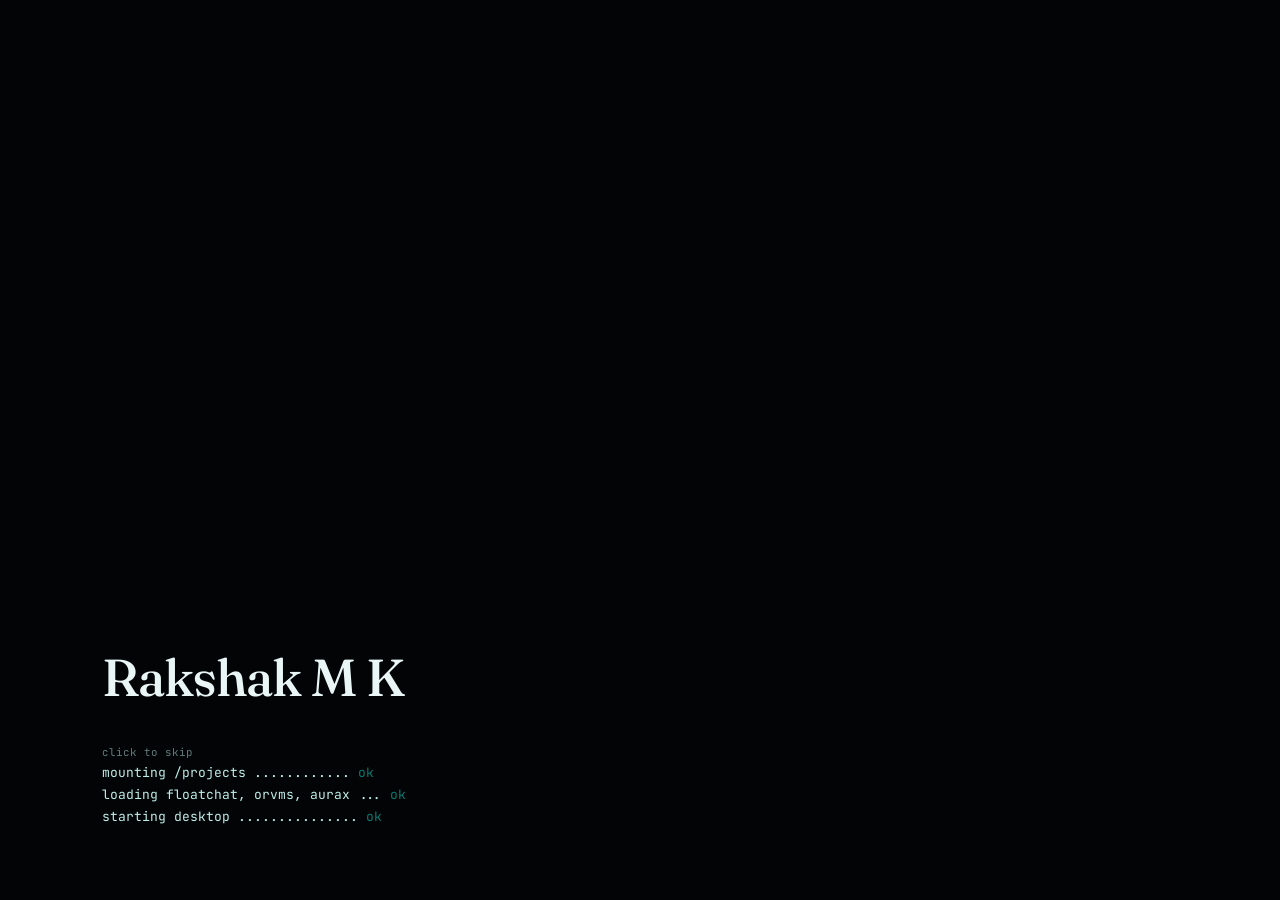
<file: index.html>
<!doctype html>
<html lang="en">
<head>
<meta charset="utf-8">
<meta name="viewport" content="width=device-width,initial-scale=1,viewport-fit=cover">
<title>Rakshak M K — Computer Science Engineer</title>
<meta name="description" content="Portfolio of Rakshak M K, computer science engineer: FloatChat (RAG over Argo ocean data), ORVMS (maritime risk platform) and AURAX (GNSS-denied UAV stack) — all live, in a retro desktop.">
<meta name="theme-color" content="#05080b">
<meta property="og:title" content="Rakshak M K — Computer Science Engineer">
<meta property="og:description" content="Live demos: ocean-data RAG, maritime risk platform, GNSS-denied UAV mission stack.">
<link rel="icon" type="image/svg+xml" href="assets/favicon.svg">
<link rel="preconnect" href="https://fonts.googleapis.com"><link rel="preconnect" href="https://fonts.gstatic.com" crossorigin>
<link href="https://fonts.googleapis.com/css2?family=Fraunces:ital,opsz,wght@0,9..144,400;0,9..144,500;1,9..144,400&family=Inter:wght@400;500;600&family=JetBrains+Mono:wght@400;500;600&display=swap" rel="stylesheet">
<link rel="stylesheet" href="assets/os.css?v=5">
<script>try{var t=localStorage.getItem('os-theme');if(t)document.documentElement.dataset.theme=t;else if(matchMedia('(prefers-color-scheme: light)').matches)document.documentElement.dataset.theme='paper'}catch(e){}</script>
</head>
<body>
<svg width="0" height="0" style="position:absolute" aria-hidden="true">
  <symbol id="i-readme" viewBox="0 0 24 24"><path d="M5 3h10l4 4v14H5z M15 3v4h4 M8 11h8 M8 14h8 M8 17h5"/></symbol>
  <symbol id="i-folder" viewBox="0 0 24 24"><path d="M3 6h7l2 2h9v11H3z M3 10h18"/></symbol>
  <symbol id="i-term" viewBox="0 0 24 24"><path d="M3 5h18v14H3z M7 10l3 2.5L7 15 M12 15h5"/></symbol>
  <symbol id="i-wave" viewBox="0 0 24 24"><path d="M3 5h18v14H3z M5 15c2-6 4-6 6-2s4 4 8-3 M3 9h18"/></symbol>
  <symbol id="i-ship" viewBox="0 0 24 24"><path d="M12 3v9 M8 7h8 M3 14l2 5h14l2-5z M6 14v-2h12v2 M2 22c3-2 5 2 8 0s5 2 8 0 3 0 4 0"/></symbol>
  <symbol id="i-uav" viewBox="0 0 24 24"><path d="M12 3l2 6 9 5-1 2-8-2v4l3 3-1 2-4-2-4 2-1-2 3-3v-4l-8 2-1-2 9-5z"/></symbol>
  <symbol id="i-pdf" viewBox="0 0 24 24"><path d="M5 3h10l4 4v14H5z M15 3v4h4 M8 15h2a1.5 1.5 0 000-3H8v5 M13 17v-5h1.5a2.5 2.5 0 010 5z"/></symbol>
  <symbol id="i-mail" viewBox="0 0 24 24"><path d="M3 6h18v13H3z M3 7l9 7 9-7"/></symbol>
  <symbol id="i-brief" viewBox="0 0 24 24"><path d="M3 8h18v12H3z M9 8V5h6v3 M3 13h18"/></symbol>
  <symbol id="i-chip" viewBox="0 0 24 24"><path d="M7 7h10v10H7z M10 10h4v4h-4z M9 3v4 M15 3v4 M9 17v4 M15 17v4 M3 9h4 M3 15h4 M17 9h4 M17 15h4"/></symbol>
  <symbol id="i-theme" viewBox="0 0 24 24"><path d="M12 3a9 9 0 100 18V3z"/></symbol>
  <symbol id="i-classic" viewBox="0 0 24 24"><path d="M4 4h16v16H4z M4 9h16 M8 13h8 M8 16h5"/></symbol>
</svg>

<main id="desk" aria-label="Desktop">
  <canvas id="wall" aria-hidden="true"></canvas>
  <div id="widget"><b>Rakshak M K</b><span>COMPUTER SCIENCE ENGINEER · BENGALURU</span><i>double-click an icon · or type in the Terminal</i></div>
  <nav id="icons" aria-label="Applications"></nav>
  <div id="wins"></div>
</main>

<footer id="tb">
  <button id="start" aria-haspopup="menu" aria-expanded="false"><svg width="16" height="16" viewBox="0 0 24 24" fill="none" stroke="currentColor" stroke-width="2.4"><path d="M3 18c4-10 8-10 11-3s5 3 7-6"/></svg>START</button>
  <div id="tasks" role="tablist" aria-label="Open windows"></div>
  <div id="tray"><button id="b-theme" title="Switch theme" aria-label="Switch theme">◐</button><span class="clock" id="clock">--:--</span></div>
</footer>
<div id="menu" role="menu" aria-label="Start menu"></div>

<!-- Crawler- and screen-reader-friendly text; the desktop above is progressive enhancement. -->
<section class="sr">
  <h1>Rakshak M K — Computer Science Engineer</h1>
  <p>Computer Science undergraduate (BMSIT&amp;M, CGPA 8.66) and Software Engineer Intern at ApthaAI. Builds AI-driven, data-intensive systems.</p>
  <h2>Projects</h2>
  <ul>
    <li><a href="floatchat/">FloatChat</a> — natural-language questions over real Argo float profiles: NetCDF ingestion, PostgreSQL + pgvector semantic search, tool-using agent. Live demo.</li>
    <li><a href="orvms/">ORVMS</a> — multi-tenant maritime risk and supply-chain platform on Cloudflare Workers, D1 and Durable Objects; 226 automated tests.</li>
    <li><a href="aura-x/">AURAX</a> — GNSS-denied UAV mission stack with uncertainty-aware route planning; presented at ICMOTA 2026, IIT BHU.</li>
  </ul>
  <p><a href="mailto:rakshak.km.3011@gmail.com">Email</a> · <a href="https://github.com/raksh3011">GitHub</a> · <a href="https://www.linkedin.com/in/rakshak-m-k/">LinkedIn</a></p>
</section>
<noscript><p style="position:fixed;inset:auto 0 60px 0;text-align:center;color:#aaa;font:14px sans-serif">The desktop needs JavaScript. Email: rakshak.km.3011@gmail.com</p></noscript>
<script src="assets/track.js"></script>
<script src="assets/os.js?v=9"></script>
</body>
</html>
</file>
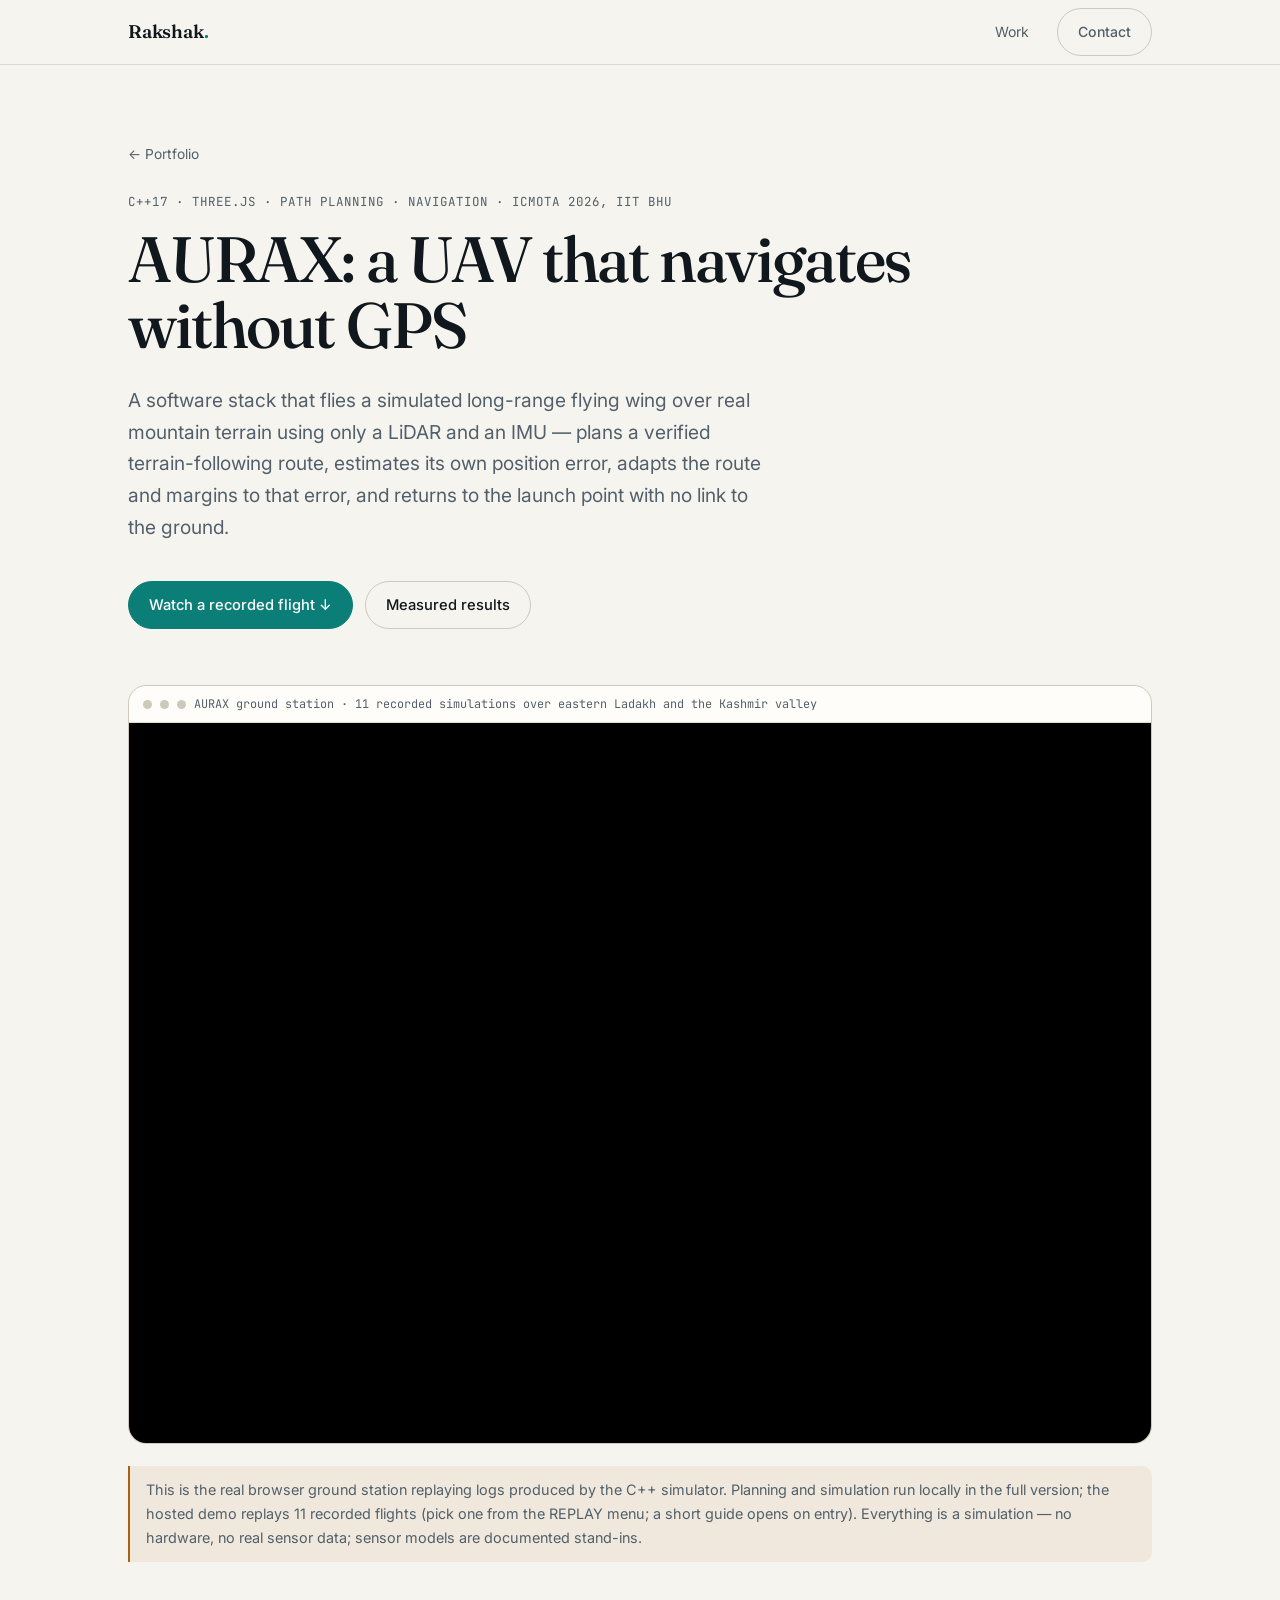
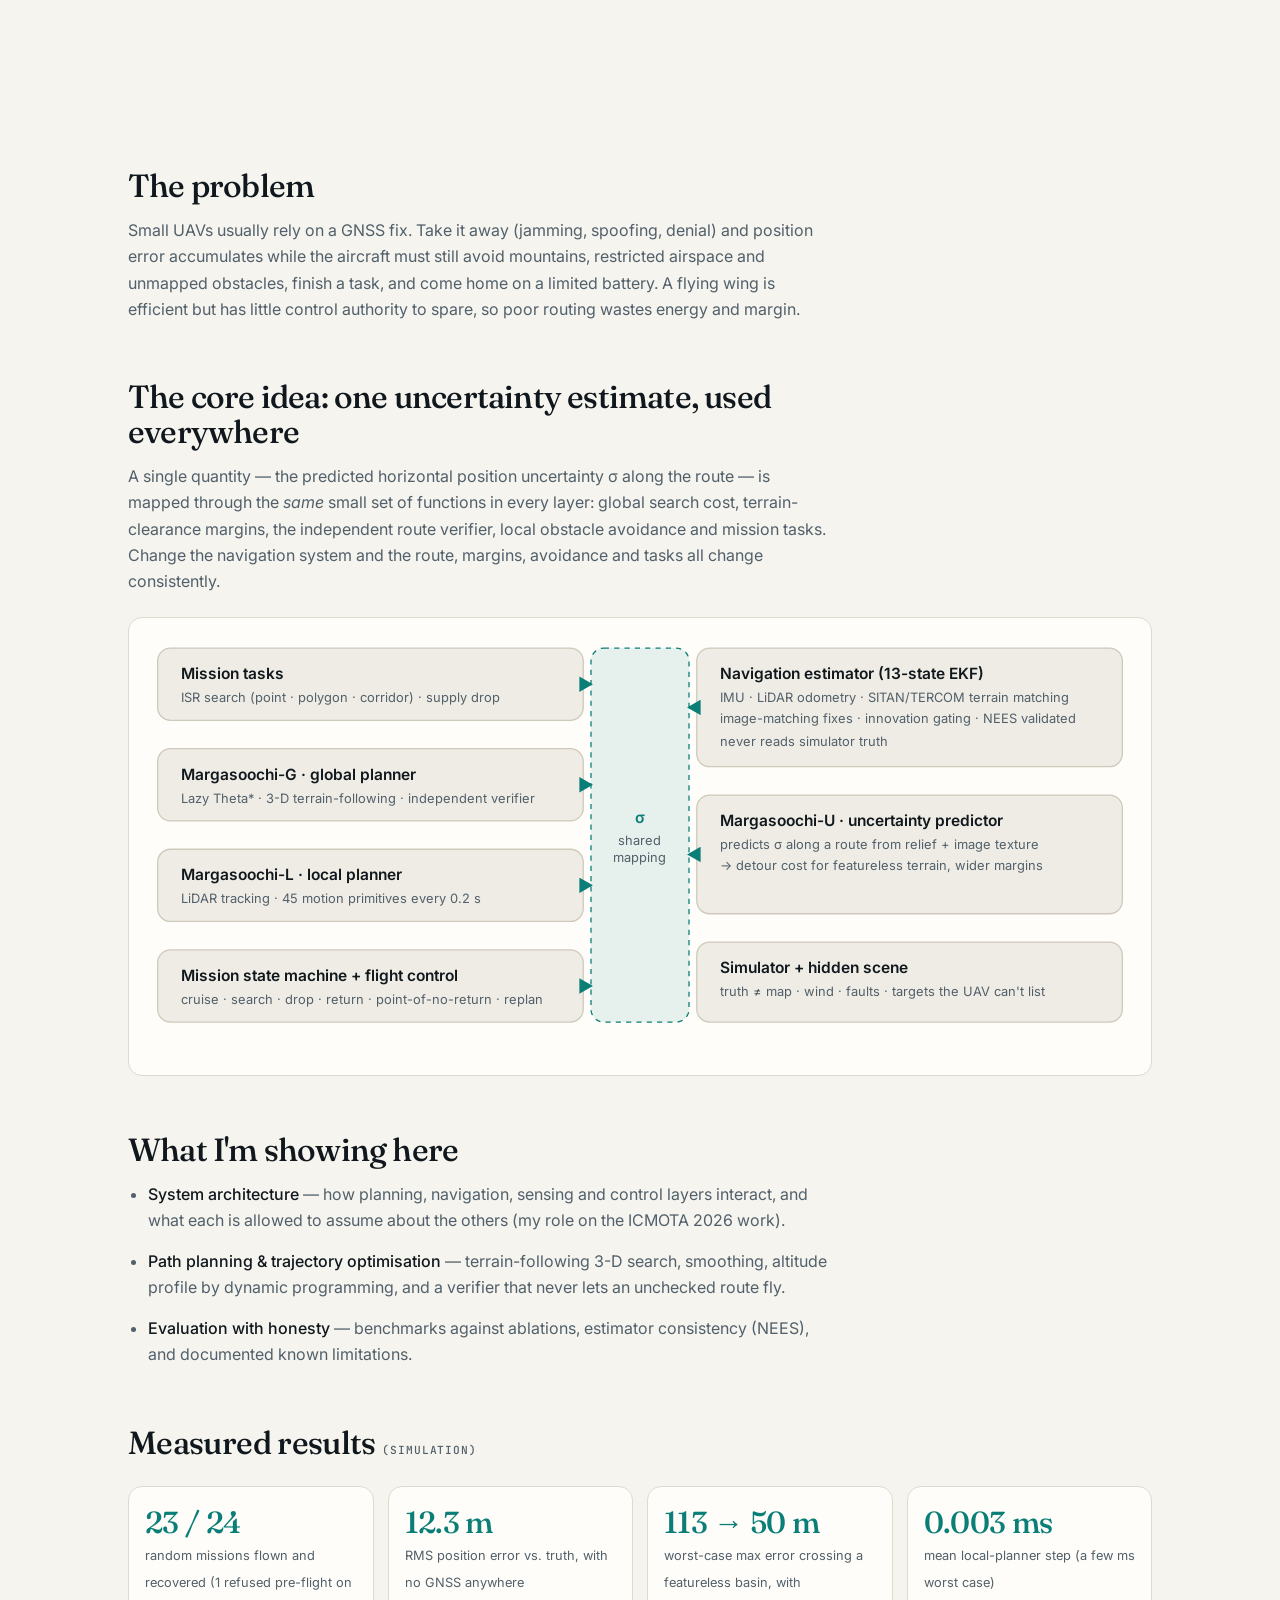
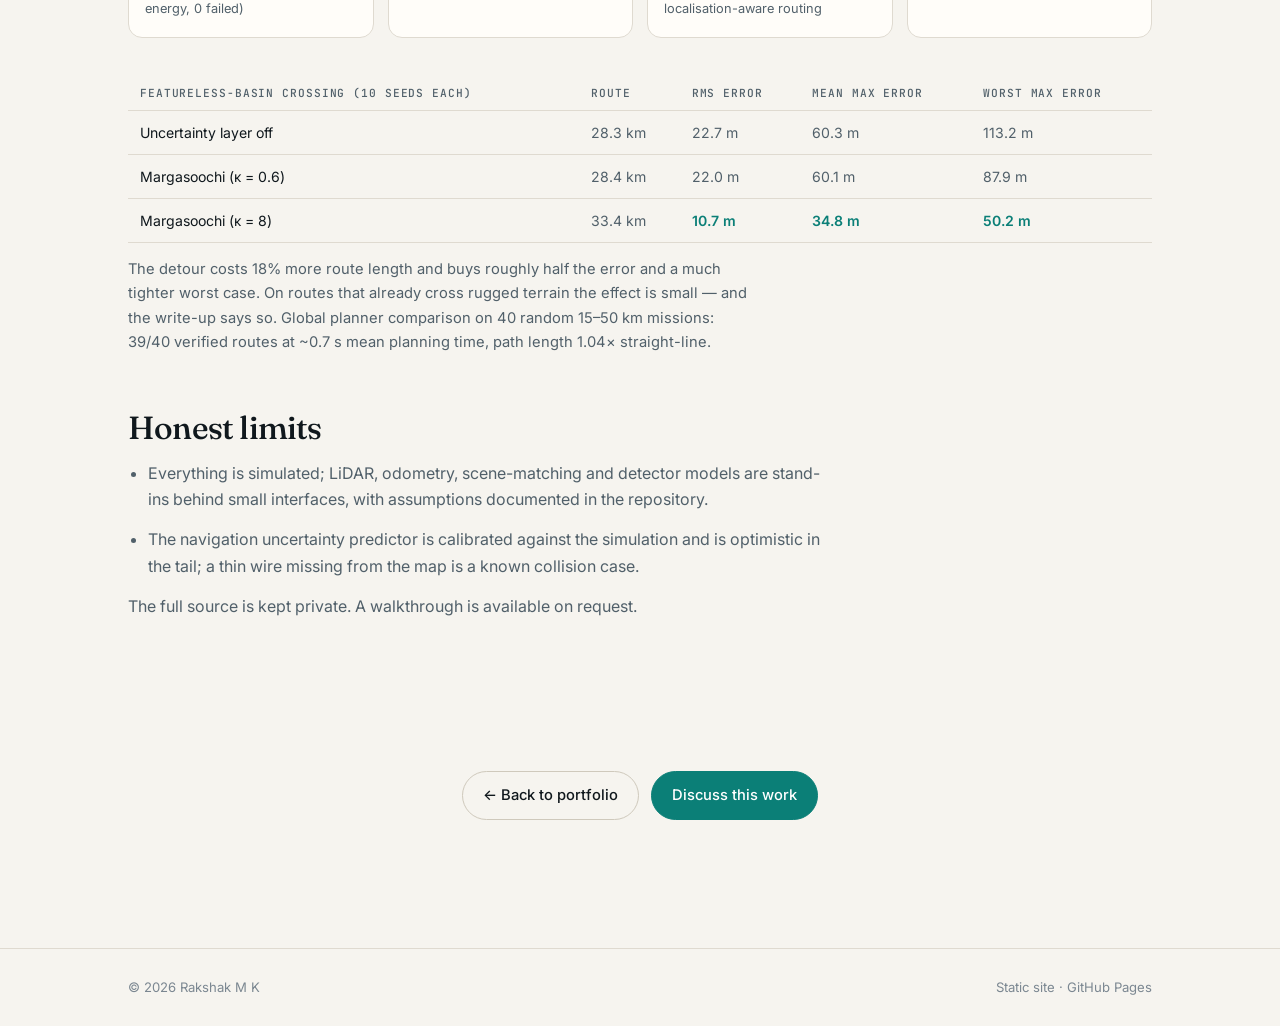
<file: aura-x/index.html>
<!doctype html>
<html lang="en">
<head>
<meta charset="utf-8">
<meta name="viewport" content="width=device-width,initial-scale=1">
<title>AURAX — GNSS-denied UAV stack · Rakshak M K</title>
<meta name="description" content="Case study: AURAX, a C++17 autonomous UAV mission stack for GNSS-denied terrain with uncertainty-aware route planning, an EKF navigation filter and a 3-D ground station. Presented at ICMOTA 2026, IIT BHU.">
<link rel="icon" href="data:image/svg+xml,%3Csvg xmlns='http://www.w3.org/2000/svg' viewBox='0 0 32 32'%3E%3Crect width='32' height='32' rx='8' fill='%2306090c'/%3E%3Cpath d='M7 22c4-9 8-9 11-3s5 3 7-6' fill='none' stroke='%234fd1c5' stroke-width='2.5' stroke-linecap='round'/%3E%3C/svg%3E">
<link rel="preconnect" href="https://fonts.googleapis.com"><link rel="preconnect" href="https://fonts.gstatic.com" crossorigin>
<link href="https://fonts.googleapis.com/css2?family=Fraunces:ital,opsz,wght@0,9..144,400;0,9..144,500;0,9..144,600;1,9..144,400&family=Inter:wght@400;500;600&family=JetBrains+Mono:wght@400;500&display=swap" rel="stylesheet">
<link rel="stylesheet" href="../assets/style.css">
<style>
.res{width:100%;border-collapse:collapse;font-size:.88rem;margin:14px 0}
.res th,.res td{padding:10px 12px;border-bottom:1px solid var(--line);text-align:left}
.res th{font:500 .7rem var(--mono);letter-spacing:.08em;text-transform:uppercase;color:var(--mute)}
.res td{color:var(--mute)}.res td:first-child{color:var(--ink)}.res .hi{color:var(--accent);font-weight:600}
.res-wrap{overflow-x:auto}
.arch text{font-family:var(--sans);font-size:12px;fill:var(--ink)}.arch .s{font-size:10px;fill:var(--mute)}
.big{display:grid;grid-template-columns:repeat(auto-fit,minmax(160px,1fr));gap:14px;margin:24px 0}
.big div{border:1px solid var(--line);border-radius:var(--r);padding:16px;background:var(--panel)}
.big b{display:block;font:500 1.9rem var(--serif);letter-spacing:-.02em;color:var(--accent)}.big span{font-size:.8rem;color:var(--mute)}
</style>
<script>try{var t=localStorage.getItem('theme');if(t)document.documentElement.dataset.theme=t}catch(e){}</script>
</head>
<body>
<script>if(window.self!==window.top||location.search.includes("embed"))document.documentElement.classList.add("embed")</script>
<style>:root.embed .nav,:root.embed footer,:root.embed .crumb{display:none}:root.embed .page-hero{padding-top:36px}</style>
<header class="nav scrolled"><div class="wrap"><a class="logo" href="../">Rakshak<i>.</i></a><nav class="links"><a href="../#work">Work</a><a class="btn keep" href="../#contact">Contact</a></nav></div></header>
<main>
<section class="page-hero"><div class="wrap">
  <a class="crumb" href="../">← Portfolio</a>
  <div class="mono" style="margin-bottom:14px">C++17 · Three.js · Path planning · Navigation · ICMOTA 2026, IIT BHU</div>
  <h1>AURAX: a UAV that navigates without GPS</h1>
  <p class="lede">A software stack that flies a simulated long-range flying wing over real mountain terrain using only a LiDAR and an IMU — plans a verified terrain-following route, estimates its own position error, adapts the route and margins to that error, and returns to the launch point with no link to the ground.</p>
  <div class="cta"><a class="btn primary" href="#replay">Watch a recorded flight ↓</a><a class="btn" href="#results">Measured results</a></div>
</div></section>

<section style="padding-top:0" id="replay"><div class="wrap">
  <div class="frame">
    <div class="bar"><i></i><i></i><i></i><span>AURAX ground station · 11 recorded simulations over eastern Ladakh and the Kashmir valley</span></div>
    <iframe id="gcs" title="AURAX ground station replay" loading="lazy" style="height:min(80vh,760px)"></iframe>
  </div>
  <p class="note">This is the real browser ground station replaying logs produced by the C++ simulator. Planning and simulation run locally in the full version; the hosted demo replays 11 recorded flights (pick one from the REPLAY menu; a short guide opens on entry). Everything is a simulation — no hardware, no real sensor data; sensor models are documented stand-ins.</p>
</div></section>

<section style="padding-top:0"><div class="wrap"><div class="prose">
  <h2>The problem</h2>
  <p>Small UAVs usually rely on a GNSS fix. Take it away (jamming, spoofing, denial) and position error accumulates while the aircraft must still avoid mountains, restricted airspace and unmapped obstacles, finish a task, and come home on a limited battery. A flying wing is efficient but has little control authority to spare, so poor routing wastes energy and margin.</p>

  <h2>The core idea: one uncertainty estimate, used everywhere</h2>
  <p>A single quantity — the predicted horizontal position uncertainty σ along the route — is mapped through the <em>same</em> small set of functions in every layer: global search cost, terrain-clearance margins, the independent route verifier, local obstacle avoidance and mission tasks. Change the navigation system and the route, margins, avoidance and tasks all change consistently.</p>
</div>
<div class="card" style="padding:12px 8px;margin:22px 0">
<svg class="arch" viewBox="0 0 780 330" role="img" aria-label="Architecture: mission tasks, Margasoochi-G global planner with verifier, Margasoochi-L local planner and flight control, fed by the navigation estimator and Margasoochi-U uncertainty prediction through a shared sigma mapping" style="width:100%;height:auto">
  <defs><marker id="ar" markerWidth="8" markerHeight="8" refX="6" refY="4" orient="auto"><path d="M0 0L7 4L0 8Z" fill="var(--accent)"/></marker></defs>
  <g fill="var(--bg2)" stroke="var(--line2)">
    <rect x="16" y="14" width="330" height="56" rx="10"/><rect x="16" y="92" width="330" height="56" rx="10"/><rect x="16" y="170" width="330" height="56" rx="10"/><rect x="16" y="248" width="330" height="56" rx="10"/>
    <rect x="434" y="14" width="330" height="92" rx="10"/><rect x="434" y="128" width="330" height="92" rx="10"/><rect x="434" y="242" width="330" height="62" rx="10"/></g>
  <rect x="352" y="14" width="76" height="290" rx="10" fill="color-mix(in srgb,var(--accent) 10%,transparent)" stroke="var(--accent)" stroke-dasharray="4 4"/>
  <text x="390" y="150" text-anchor="middle" font-weight="600" style="fill:var(--accent)">σ</text><text class="s" x="390" y="167" text-anchor="middle">shared</text><text class="s" x="390" y="180" text-anchor="middle">mapping</text>
  <text x="34" y="38" font-weight="600">Mission tasks</text><text class="s" x="34" y="56">ISR search (point · polygon · corridor) · supply drop</text>
  <text x="34" y="116" font-weight="600">Margasoochi-G · global planner</text><text class="s" x="34" y="134">Lazy Theta* · 3-D terrain-following · independent verifier</text>
  <text x="34" y="194" font-weight="600">Margasoochi-L · local planner</text><text class="s" x="34" y="212">LiDAR tracking · 45 motion primitives every 0.2 s</text>
  <text x="34" y="272" font-weight="600">Mission state machine + flight control</text><text class="s" x="34" y="290">cruise · search · drop · return · point-of-no-return · replan</text>
  <text x="452" y="38" font-weight="600">Navigation estimator (13-state EKF)</text><text class="s" x="452" y="56">IMU · LiDAR odometry · SITAN/TERCOM terrain matching</text><text class="s" x="452" y="72">image-matching fixes · innovation gating · NEES validated</text><text class="s" x="452" y="90">never reads simulator truth</text>
  <text x="452" y="152" font-weight="600">Margasoochi-U · uncertainty predictor</text><text class="s" x="452" y="170">predicts σ along a route from relief + image texture</text><text class="s" x="452" y="186">→ detour cost for featureless terrain, wider margins</text>
  <text x="452" y="266" font-weight="600">Simulator + hidden scene</text><text class="s" x="452" y="284">truth ≠ map · wind · faults · targets the UAV can't list</text>
  <g stroke="var(--accent)" stroke-width="1.5" fill="none" marker-end="url(#ar)"><path d="M346 42h6"/><path d="M346 120h6"/><path d="M346 198h6"/><path d="M346 276h6"/><path d="M434 60h-6"/><path d="M434 174h-6"/></g>
</svg></div>
<div class="prose">
  <h2>What I'm showing here</h2>
  <ul>
    <li><strong>System architecture</strong> — how planning, navigation, sensing and control layers interact, and what each is allowed to assume about the others (my role on the ICMOTA 2026 work).</li>
    <li><strong>Path planning &amp; trajectory optimisation</strong> — terrain-following 3-D search, smoothing, altitude profile by dynamic programming, and a verifier that never lets an unchecked route fly.</li>
    <li><strong>Evaluation with honesty</strong> — benchmarks against ablations, estimator consistency (NEES), and documented known limitations.</li>
  </ul>
</div>

<h2 id="results" style="margin:56px 0 12px;font:500 clamp(1.5rem,2.6vw,2rem) var(--serif);letter-spacing:-.02em">Measured results <span class="mono" style="font-size:.7rem">(simulation)</span></h2>
<div class="big">
  <div><b>23 / 24</b><span>random missions flown and recovered (1 refused pre-flight on energy, 0 failed)</span></div>
  <div><b>12.3 m</b><span>RMS position error vs. truth, with no GNSS anywhere</span></div>
  <div><b>113 → 50 m</b><span>worst-case max error crossing a featureless basin, with localisation-aware routing</span></div>
  <div><b>0.003 ms</b><span>mean local-planner step (a few ms worst case)</span></div>
</div>
<div class="res-wrap"><table class="res">
  <tr><th>Featureless-basin crossing (10 seeds each)</th><th>Route</th><th>RMS error</th><th>Mean max error</th><th>Worst max error</th></tr>
  <tr><td>Uncertainty layer off</td><td>28.3 km</td><td>22.7 m</td><td>60.3 m</td><td>113.2 m</td></tr>
  <tr><td>Margasoochi (κ = 0.6)</td><td>28.4 km</td><td>22.0 m</td><td>60.1 m</td><td>87.9 m</td></tr>
  <tr><td>Margasoochi (κ = 8)</td><td>33.4 km</td><td class="hi">10.7 m</td><td class="hi">34.8 m</td><td class="hi">50.2 m</td></tr>
</table></div>
<p class="prose" style="color:var(--mute);font-size:.92rem">The detour costs 18% more route length and buys roughly half the error and a much tighter worst case. On routes that already cross rugged terrain the effect is small — and the write-up says so. Global planner comparison on 40 random 15–50 km missions: 39/40 verified routes at ~0.7 s mean planning time, path length 1.04× straight-line.</p>

<div class="prose">
  <h2>Honest limits</h2>
  <ul>
    <li>Everything is simulated; LiDAR, odometry, scene-matching and detector models are stand-ins behind small interfaces, with assumptions documented in the repository.</li>
    <li>The navigation uncertainty predictor is calibrated against the simulation and is optimistic in the tail; a thin wire missing from the map is a known collision case.</li>
  </ul>
  <p>The full source is kept private. A walkthrough is available on request.</p>
</div></div></section>

<section class="contact" style="padding-top:10px"><div class="wrap"><div class="cta"><a class="btn" href="../">← Back to portfolio</a><a class="btn primary" href="mailto:rakshak.km.3011@gmail.com">Discuss this work</a></div></div></section>
</main>
<footer><div class="wrap"><span>© 2026 Rakshak M K</span><span>Static site · GitHub Pages</span></div></footer>
<script>
const AURAX = ['localhost','127.0.0.1'].includes(location.hostname) ? 'http://127.0.0.1:5180/' : 'https://aurax-replay.pages.dev/';
const f = document.getElementById('gcs'); new IntersectionObserver(([e], o) => { if (e.isIntersecting) { f.src = AURAX; o.disconnect(); } }, { rootMargin: '300px' }).observe(f);
</script>
</body>
</html>
</file>
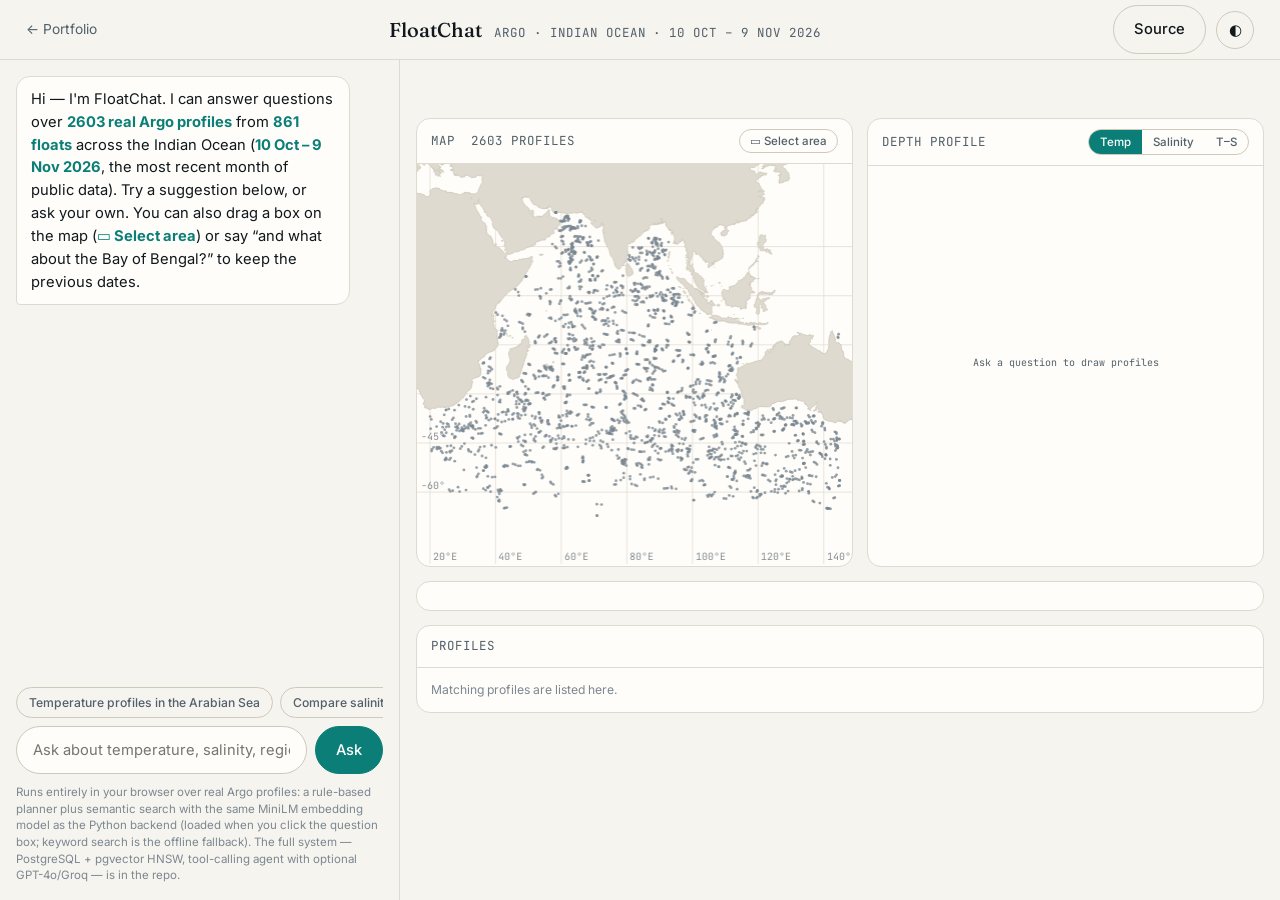
<file: floatchat/index.html>
<!doctype html>
<html lang="en">
<head>
<meta charset="utf-8">
<meta name="viewport" content="width=device-width,initial-scale=1">
<title>FloatChat — Ask the Indian Ocean</title>
<meta name="description" content="Live, browser-only demo of FloatChat: natural-language questions over the most recent month of real Argo float profiles in the Indian Ocean.">
<link rel="icon" href="data:image/svg+xml,%3Csvg xmlns='http://www.w3.org/2000/svg' viewBox='0 0 32 32'%3E%3Crect width='32' height='32' rx='8' fill='%2306090c'/%3E%3Cpath d='M7 22c4-9 8-9 11-3s5 3 7-6' fill='none' stroke='%234fd1c5' stroke-width='2.5' stroke-linecap='round'/%3E%3C/svg%3E">
<link rel="preconnect" href="https://fonts.googleapis.com"><link rel="preconnect" href="https://fonts.gstatic.com" crossorigin>
<link href="https://fonts.googleapis.com/css2?family=Fraunces:ital,opsz,wght@0,9..144,400;0,9..144,500;0,9..144,600;1,9..144,400&family=Inter:wght@400;500;600&family=JetBrains+Mono:wght@400;500&display=swap" rel="stylesheet">
<link rel="stylesheet" href="../assets/style.css">
<link rel="stylesheet" href="app.css">
<script>try{var t=localStorage.getItem('theme');if(t)document.documentElement.dataset.theme=t}catch(e){}</script>
</head>
<body class="app">
<script>if(window.self!==window.top||location.search.includes("embed"))document.body.classList.add("embed")</script>
<header class="topbar"><div class="wrap-wide">
  <a class="crumb" href="../" style="margin:0">← Portfolio</a>
  <div class="ttl"><b>FloatChat</b><span class="mono" id="period">Argo · Indian Ocean</span></div>
  <div class="tb-r">
    <a class="btn" href="https://github.com/raksh3011/FloatChat" target="_blank" rel="noopener">Source</a>
    <button class="icon-btn" id="theme" aria-label="Toggle theme">◐</button>
  </div>
</div></header>

<div class="layout">
  <section class="chat" aria-label="Conversation">
    <div class="log" id="log" aria-live="polite"></div>
    <div class="model" id="model" hidden role="status"></div>
    <div class="sugg" id="sugg"></div>
    <form class="ask" id="ask" autocomplete="off">
      <input id="q" type="text" placeholder="Ask about temperature, salinity, regions, dates, depths…" aria-label="Your question">
      <button class="btn primary" type="submit">Ask</button>
    </form>
    <p class="fine">Runs entirely in your browser over real Argo profiles: a rule-based planner plus semantic search with the same MiniLM embedding model as the Python backend (loaded when you click the question box; keyword search is the offline fallback). The full system — PostgreSQL + pgvector HNSW, tool-calling agent with optional GPT-4o/Groq — is in the repo.</p>
  </section>

  <section class="out" aria-label="Results">
    <div class="pills" id="pills"></div>
    <div class="grid-out">
      <div class="panel mapp"><div class="ph"><span class="mono">Map</span><span class="mono" id="mapcount"></span><button type="button" class="chip" id="boxsel" aria-pressed="false" title="Drag a rectangle on the map to ask about that area">▭ Select area</button></div><canvas id="map" role="img" aria-label="Map of Argo profile positions"></canvas><div class="tip" id="tip" hidden></div><div class="boxsel" id="box" hidden></div></div>
      <div class="panel plotp">
        <div class="ph"><span class="mono">Depth profile</span>
          <div class="seg" id="seg" role="tablist"><button class="on" data-v="T">Temp</button><button data-v="S">Salinity</button><button data-v="TS">T–S</button></div>
        </div>
        <canvas id="plot" role="img" aria-label="Depth profile chart"></canvas>
      </div>
    </div>
    <div class="panel statp" id="stats"></div>
    <div class="panel listp"><div class="ph"><span class="mono">Profiles</span><span class="mono" id="listcount"></span><button type="button" class="chip" id="csv" hidden>↓ CSV</button></div><div class="list" id="list"></div></div>
  </section>
</div>
<script src="app.js"></script>
</body>
</html>
</file>
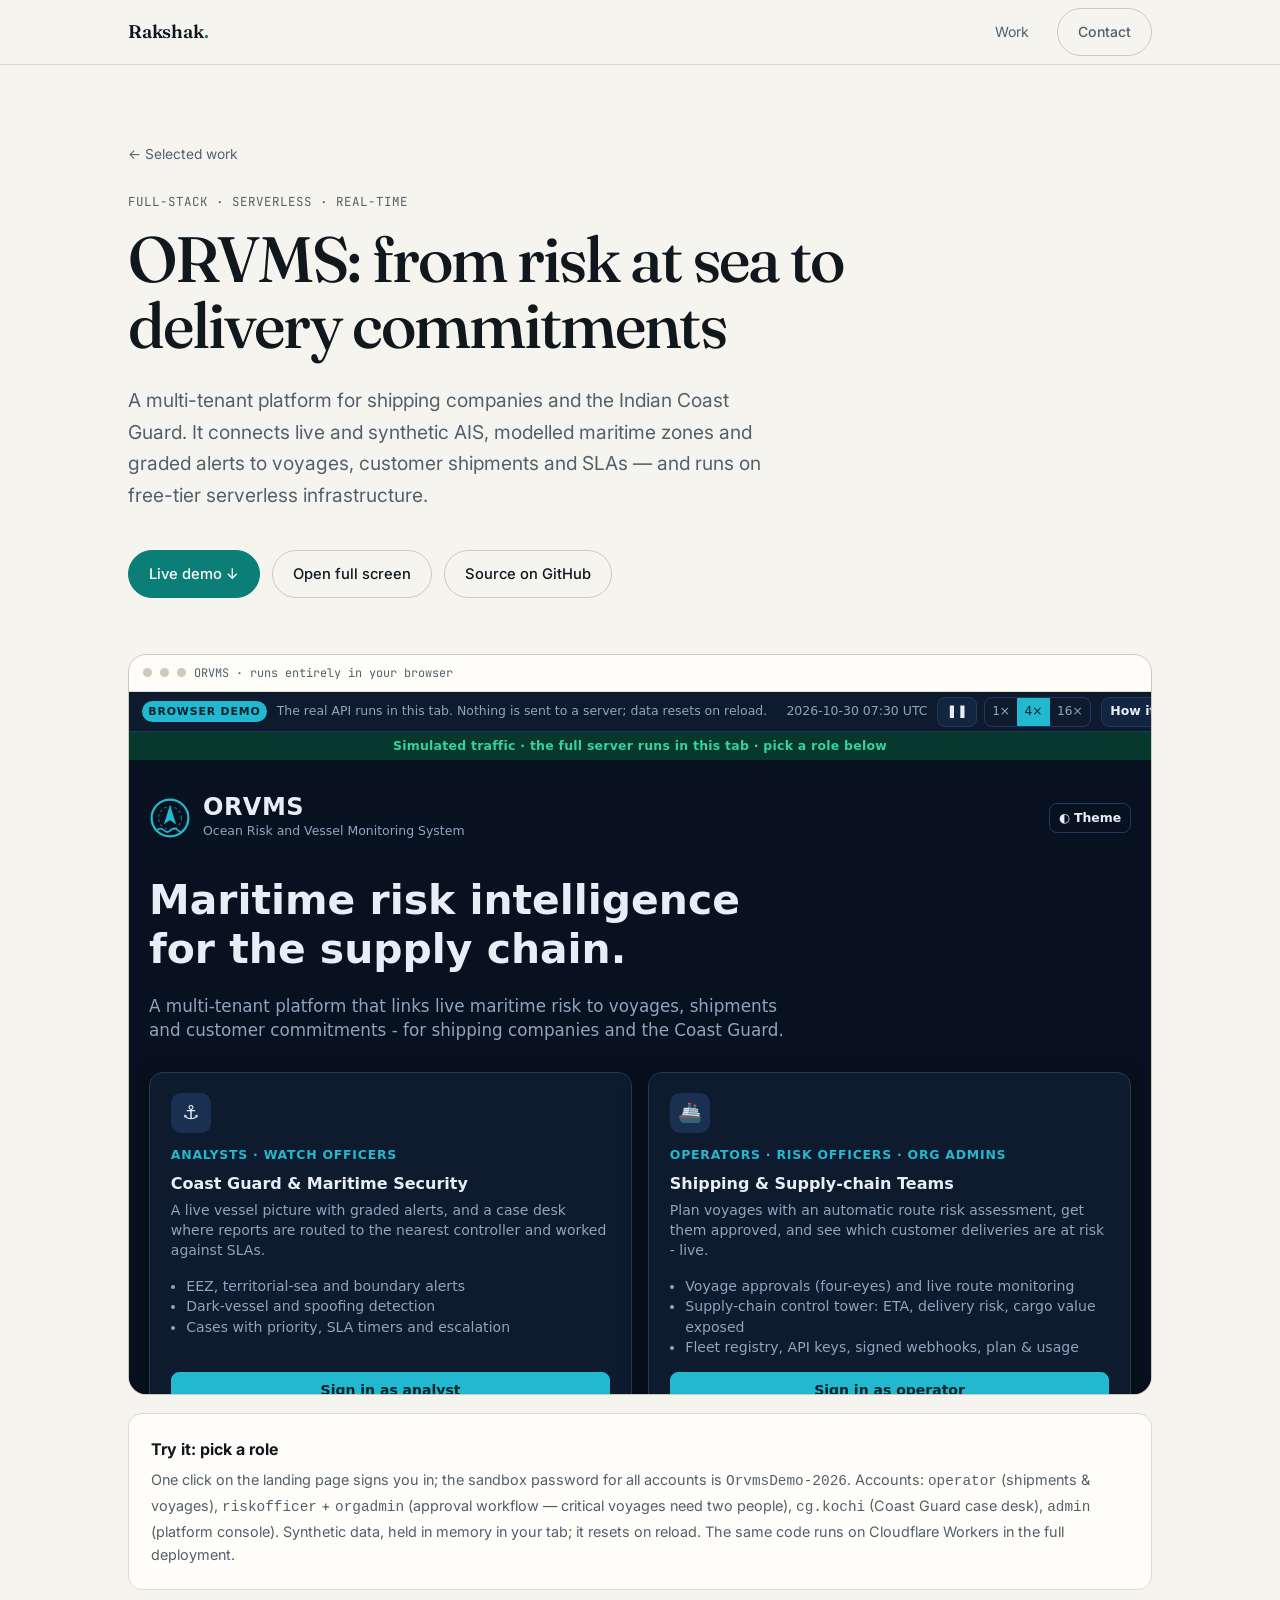
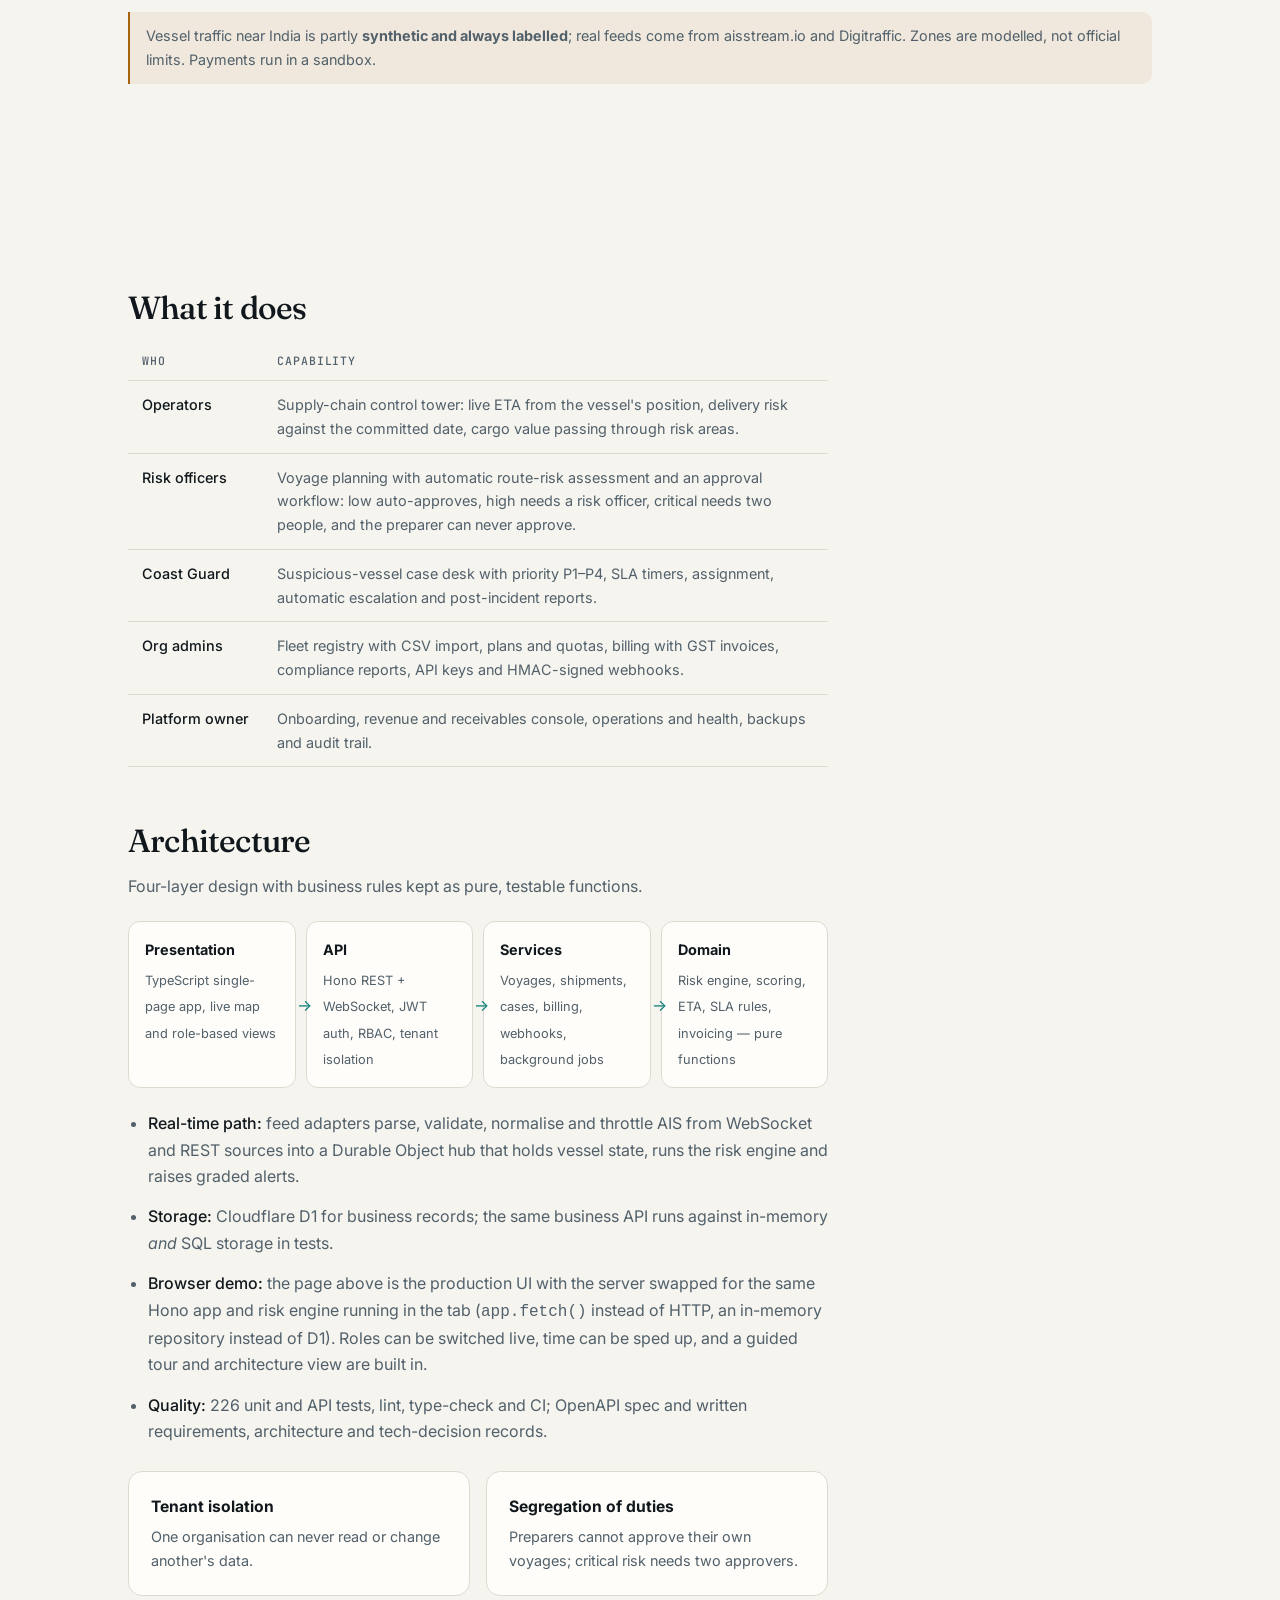
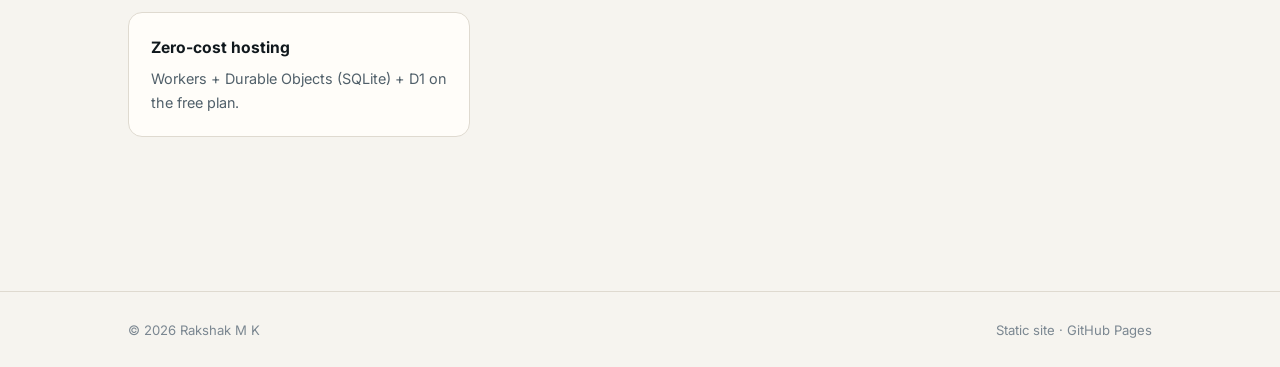
<file: orvms/index.html>
<!doctype html>
<html lang="en">
<head>
<meta charset="utf-8">
<meta name="viewport" content="width=device-width,initial-scale=1">
<title>ORVMS — Ocean Risk &amp; Vessel Monitoring · Rakshak M K</title>
<meta name="description" content="Case study: a multi-tenant, serverless maritime risk and supply-chain visibility platform on Cloudflare Workers, D1 and Durable Objects.">
<link rel="icon" href="data:image/svg+xml,%3Csvg xmlns='http://www.w3.org/2000/svg' viewBox='0 0 32 32'%3E%3Crect width='32' height='32' rx='8' fill='%2306090c'/%3E%3Cpath d='M7 22c4-9 8-9 11-3s5 3 7-6' fill='none' stroke='%234fd1c5' stroke-width='2.5' stroke-linecap='round'/%3E%3C/svg%3E">
<link rel="preconnect" href="https://fonts.googleapis.com"><link rel="preconnect" href="https://fonts.gstatic.com" crossorigin>
<link href="https://fonts.googleapis.com/css2?family=Fraunces:ital,opsz,wght@0,9..144,400;0,9..144,500;0,9..144,600;1,9..144,400&family=Inter:wght@400;500;600&family=JetBrains+Mono:wght@400;500&display=swap" rel="stylesheet">
<link rel="stylesheet" href="../assets/style.css">
<style>
.flow{display:grid;grid-template-columns:repeat(4,1fr);gap:10px;margin:22px 0}
.flow>div{border:1px solid var(--line);border-radius:12px;padding:16px;background:var(--panel);position:relative}
.flow>div:not(:last-child)::after{content:"→";position:absolute;right:-17px;top:50%;transform:translateY(-50%);color:var(--accent);z-index:1}
.flow b{display:block;font-size:.9rem;margin-bottom:4px}.flow span{font-size:.8rem;color:var(--mute)}
.roles{width:100%;border-collapse:collapse;font-size:.9rem;margin:16px 0}
.roles th,.roles td{text-align:left;padding:12px 14px;border-bottom:1px solid var(--line);vertical-align:top}
.roles th{font:500 .72rem var(--mono);letter-spacing:.08em;text-transform:uppercase;color:var(--mute)}
.roles td:first-child{color:var(--ink);font-weight:500;white-space:nowrap}.roles td{color:var(--mute)}
@media(max-width:820px){.flow{grid-template-columns:1fr 1fr}.flow>div::after{display:none}.roles{display:block;overflow-x:auto}}
#demo-fallback{padding:48px 24px;text-align:center;color:var(--mute)}
:root.embed .nav,:root.embed footer,:root.embed .crumb{display:none}:root.embed .page-hero{padding-top:36px}
</style>
<script>try{var t=localStorage.getItem('theme');if(t)document.documentElement.dataset.theme=t}catch(e){}</script>
</head>
<body>
<script>if(window.self!==window.top||location.search.includes("embed"))document.documentElement.classList.add("embed")</script>
<header class="nav scrolled"><div class="wrap"><a class="logo" href="../">Rakshak<i>.</i></a><nav class="links"><a href="../#work">Work</a><a class="btn keep" href="../#contact">Contact</a></nav></div></header>
<main>
<section class="page-hero"><div class="wrap">
  <a class="crumb" href="../#work">← Selected work</a>
  <div class="mono" style="margin-bottom:14px">Full-stack · Serverless · Real-time</div>
  <h1>ORVMS: from risk at sea to delivery commitments</h1>
  <p class="lede">A multi-tenant platform for shipping companies and the Indian Coast Guard. It connects live and synthetic AIS, modelled maritime zones and graded alerts to voyages, customer shipments and SLAs — and runs on free-tier serverless infrastructure.</p>
  <div class="cta"><a class="btn primary" href="#demo">Live demo ↓</a><a class="btn" href="app/" target="_blank" rel="noopener">Open full screen</a><a class="btn" href="https://github.com/raksh3011/MSA" target="_blank" rel="noopener">Source on GitHub</a></div>
</div></section>

<section style="padding-top:0" id="demo"><div class="wrap">
  <div class="frame">
    <div class="bar"><i></i><i></i><i></i><span id="demo-url">ORVMS · live</span></div>
    <iframe id="demo-frame" title="ORVMS live demo" loading="lazy" hidden></iframe>
    <div id="demo-fallback">The hosted demo is being deployed. Meanwhile, the source, docs and a 5-minute walkthrough are in the repository.<br><br><a class="btn" href="https://github.com/raksh3011/MSA#quick-start" target="_blank" rel="noopener">Quick start &amp; walkthrough</a></div>
  </div>
  <div class="card" id="demo-creds" hidden style="margin:18px 0">
    <h4 style="margin-bottom:6px">Try it: pick a role</h4>
    <p style="color:var(--mute);font-size:.9rem;margin:0">One click on the landing page signs you in; the sandbox password for all accounts is <code>OrvmsDemo-2026</code>. Accounts: <code>operator</code> (shipments &amp; voyages), <code>riskofficer</code> + <code>orgadmin</code> (approval workflow — critical voyages need two people), <code>cg.kochi</code> (Coast Guard case desk), <code>admin</code> (platform console). Synthetic data, held in memory in your tab; it resets on reload. The same code runs on Cloudflare Workers in the full deployment.</p>
  </div>
  <p class="note">Vessel traffic near India is partly <strong>synthetic and always labelled</strong>; real feeds come from aisstream.io and Digitraffic. Zones are modelled, not official limits. Payments run in a sandbox.</p>
</div></section>

<section style="padding-top:0"><div class="wrap"><div class="prose">
  <h2>What it does</h2>
  <table class="roles">
    <tr><th>Who</th><th>Capability</th></tr>
    <tr><td>Operators</td><td>Supply-chain control tower: live ETA from the vessel's position, delivery risk against the committed date, cargo value passing through risk areas.</td></tr>
    <tr><td>Risk officers</td><td>Voyage planning with automatic route-risk assessment and an approval workflow: low auto-approves, high needs a risk officer, critical needs two people, and the preparer can never approve.</td></tr>
    <tr><td>Coast Guard</td><td>Suspicious-vessel case desk with priority P1–P4, SLA timers, assignment, automatic escalation and post-incident reports.</td></tr>
    <tr><td>Org admins</td><td>Fleet registry with CSV import, plans and quotas, billing with GST invoices, compliance reports, API keys and HMAC-signed webhooks.</td></tr>
    <tr><td>Platform owner</td><td>Onboarding, revenue and receivables console, operations and health, backups and audit trail.</td></tr>
  </table>

  <h2>Architecture</h2>
  <p>Four-layer design with business rules kept as pure, testable functions.</p>
  <div class="flow">
    <div><b>Presentation</b><span>TypeScript single-page app, live map and role-based views</span></div>
    <div><b>API</b><span>Hono REST + WebSocket, JWT auth, RBAC, tenant isolation</span></div>
    <div><b>Services</b><span>Voyages, shipments, cases, billing, webhooks, background jobs</span></div>
    <div><b>Domain</b><span>Risk engine, scoring, ETA, SLA rules, invoicing — pure functions</span></div>
  </div>
  <ul>
    <li><strong>Real-time path:</strong> feed adapters parse, validate, normalise and throttle AIS from WebSocket and REST sources into a Durable Object hub that holds vessel state, runs the risk engine and raises graded alerts.</li>
    <li><strong>Storage:</strong> Cloudflare D1 for business records; the same business API runs against in-memory <em>and</em> SQL storage in tests.</li>
    <li><strong>Browser demo:</strong> the page above is the production UI with the server swapped for the same Hono app and risk engine running in the tab (<code>app.fetch()</code> instead of HTTP, an in-memory repository instead of D1). Roles can be switched live, time can be sped up, and a guided tour and architecture view are built in.</li>
    <li><strong>Quality:</strong> 226 unit and API tests, lint, type-check and CI; OpenAPI spec and written requirements, architecture and tech-decision records.</li>
  </ul>
  <div class="grid3">
    <div class="card"><h4>Tenant isolation</h4><p>One organisation can never read or change another's data.</p></div>
    <div class="card"><h4>Segregation of duties</h4><p>Preparers cannot approve their own voyages; critical risk needs two approvers.</p></div>
    <div class="card"><h4>Zero-cost hosting</h4><p>Workers + Durable Objects (SQLite) + D1 on the free plan.</p></div>
  </div>
</div></div></section>
</main>
<footer><div class="wrap"><span>© 2026 Rakshak M K</span><span>Static site · GitHub Pages</span></div></footer>
<script>
// Static build of the app (the real API runs in the browser tab); see src/web/local.ts in the source repo.
const LIVE_URL = 'app/';
if (LIVE_URL) {
  const f = document.getElementById('demo-frame');
  f.src = LIVE_URL; f.hidden = false;
  document.getElementById('demo-fallback').hidden = true;
  document.getElementById('demo-creds').hidden = false;
  document.getElementById('demo-url').textContent = 'ORVMS · runs entirely in your browser';
}
</script>
</body>
</html>
</file>
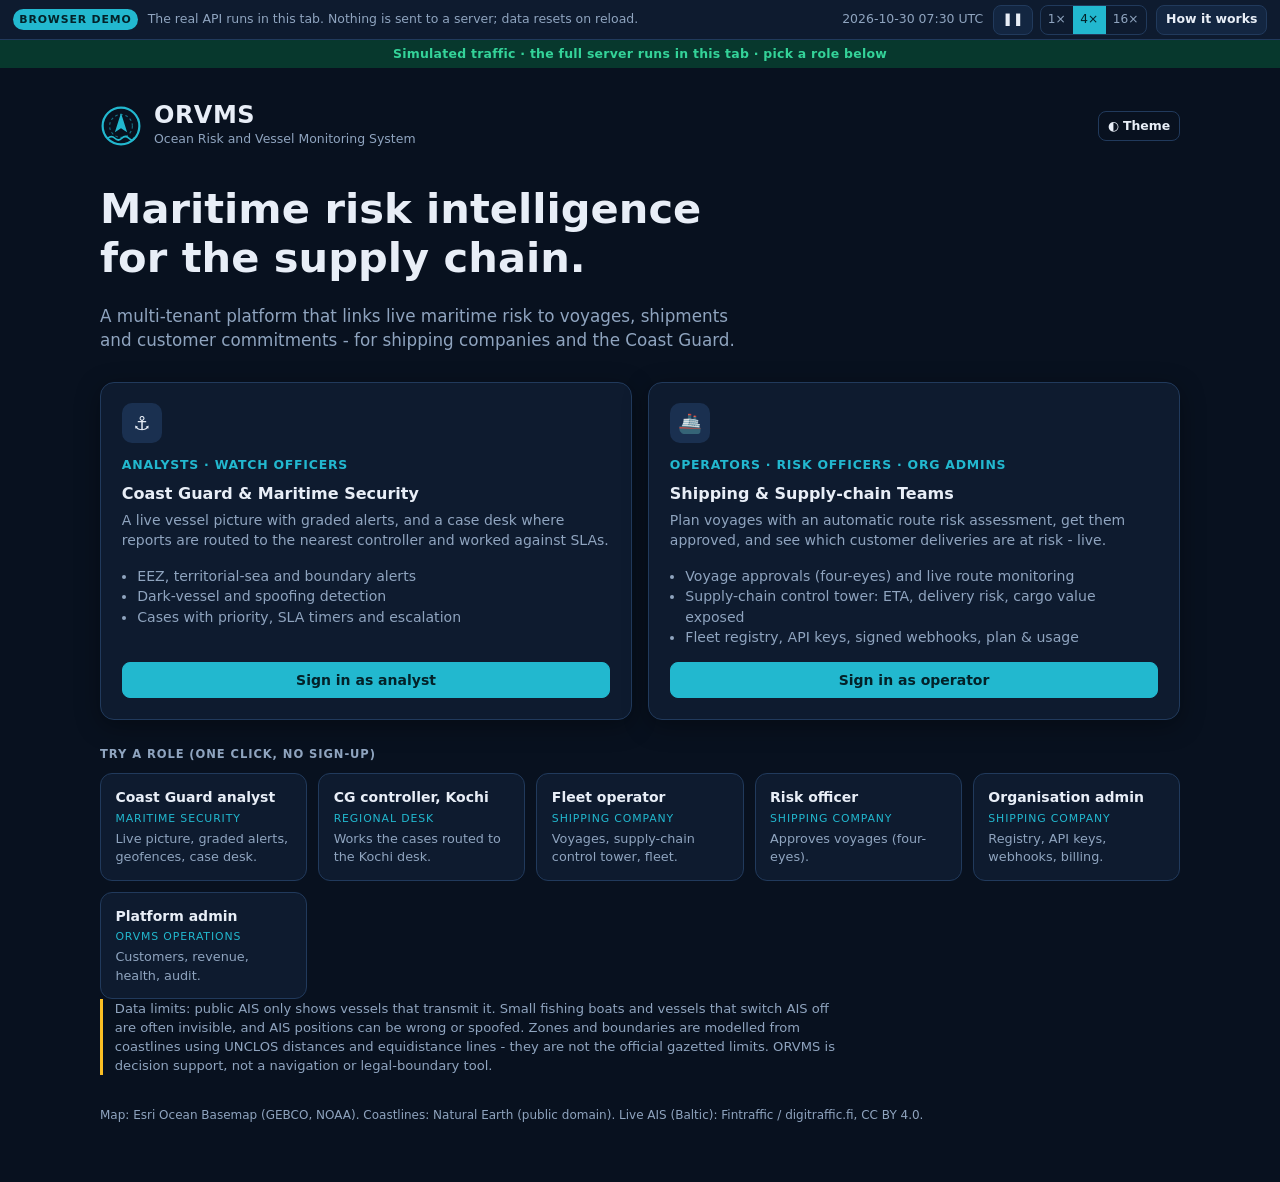
<file: orvms/app/index.html>
<!doctype html>
<html lang="en">
  <head>
    <meta charset="UTF-8" />
    <meta name="viewport" content="width=device-width, initial-scale=1" />
    <meta name="description" content="Ocean Risk and Vessel Monitoring System (ORVMS) - maritime risk monitoring for coast guards and fleet operators." />
    <meta name="theme-color" content="#0b1623" />
    <title>ORVMS - Ocean Risk and Vessel Monitoring System</title>
    <link rel="icon" href="data:image/svg+xml,%3Csvg xmlns='http://www.w3.org/2000/svg' viewBox='0 0 32 32'%3E%3Ccircle cx='16' cy='16' r='14' fill='%230b1623' stroke='%2300b4d8' stroke-width='2'/%3E%3Cpath d='M16 6l5 16-5-3-5 3z' fill='%2300b4d8'/%3E%3C/svg%3E" />
    <script type="module" crossorigin src="./assets/index-DX011xmB.js"></script>
    <link rel="stylesheet" crossorigin href="./assets/index-BQp1Yu2h.css">
  </head>
  <body>
    <noscript>ORVMS needs JavaScript enabled.</noscript>
    <div id="root"></div>
  </body>
</html>
</file>
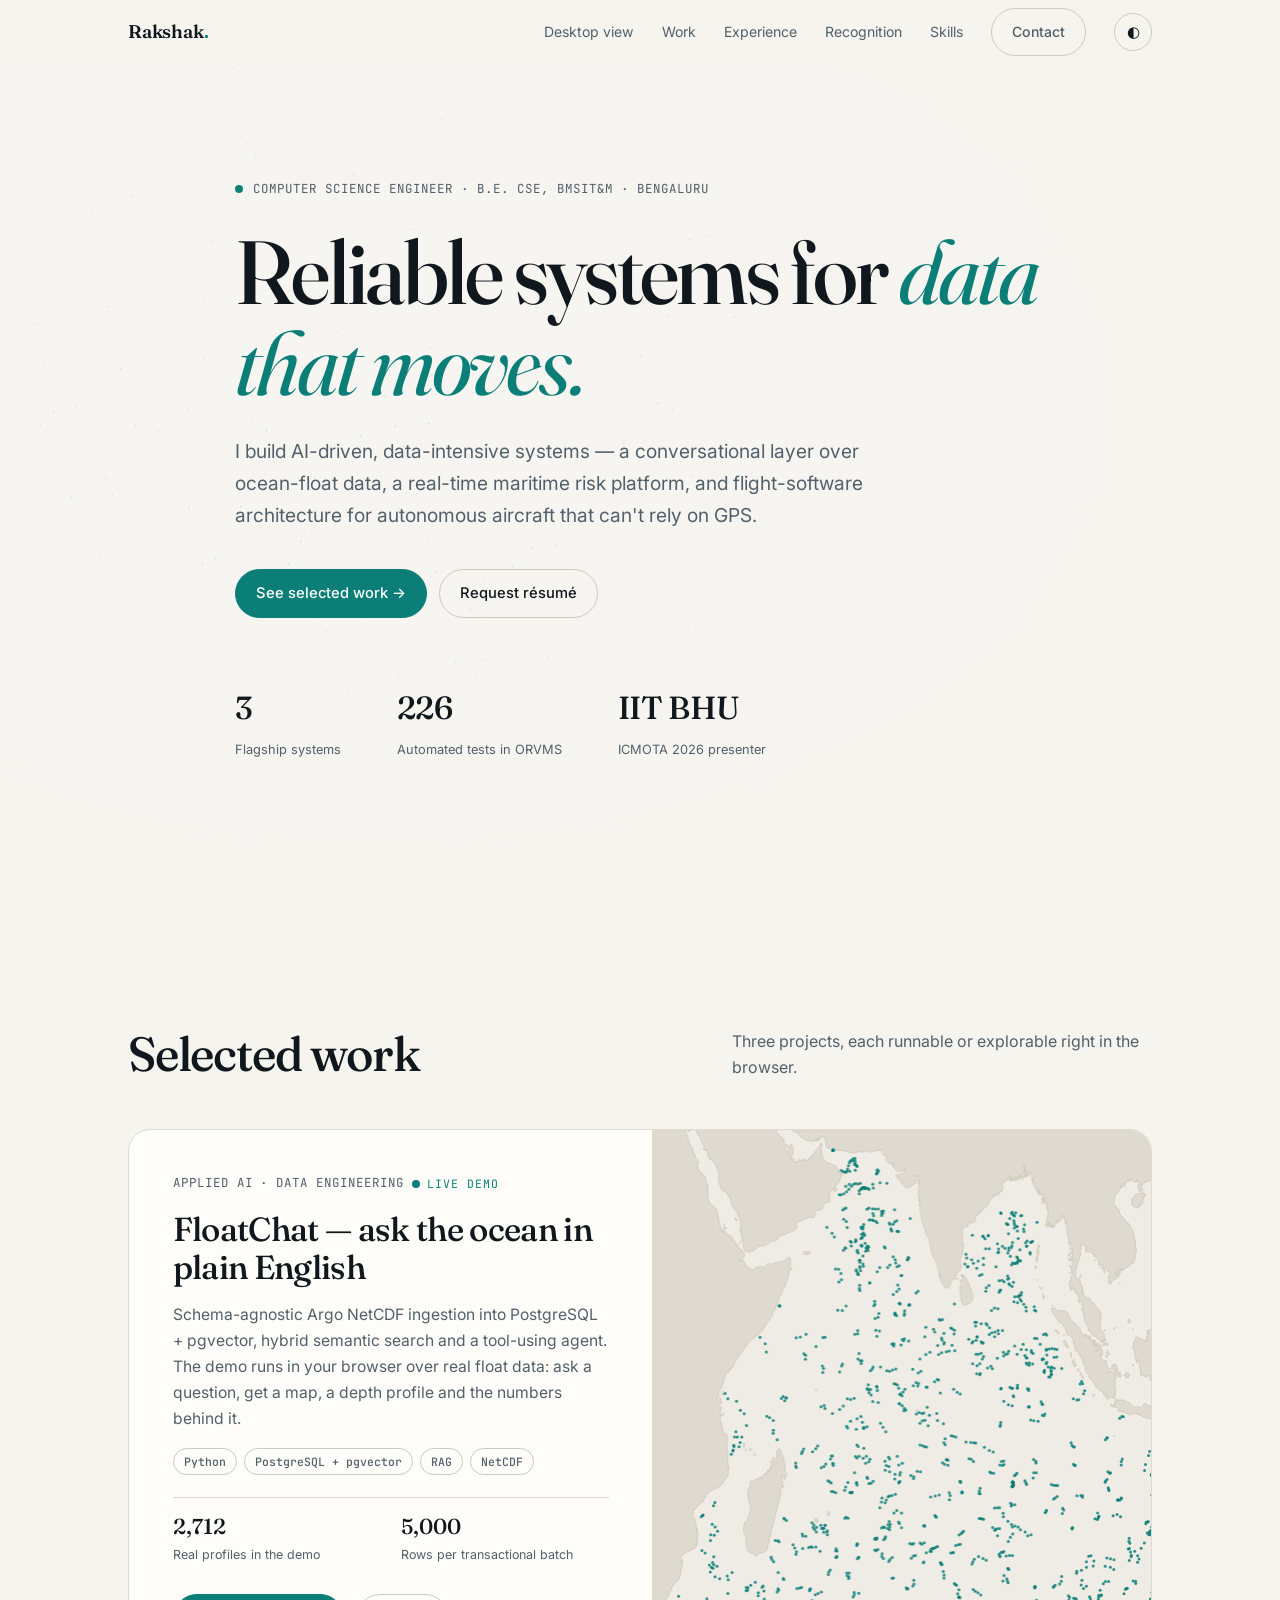
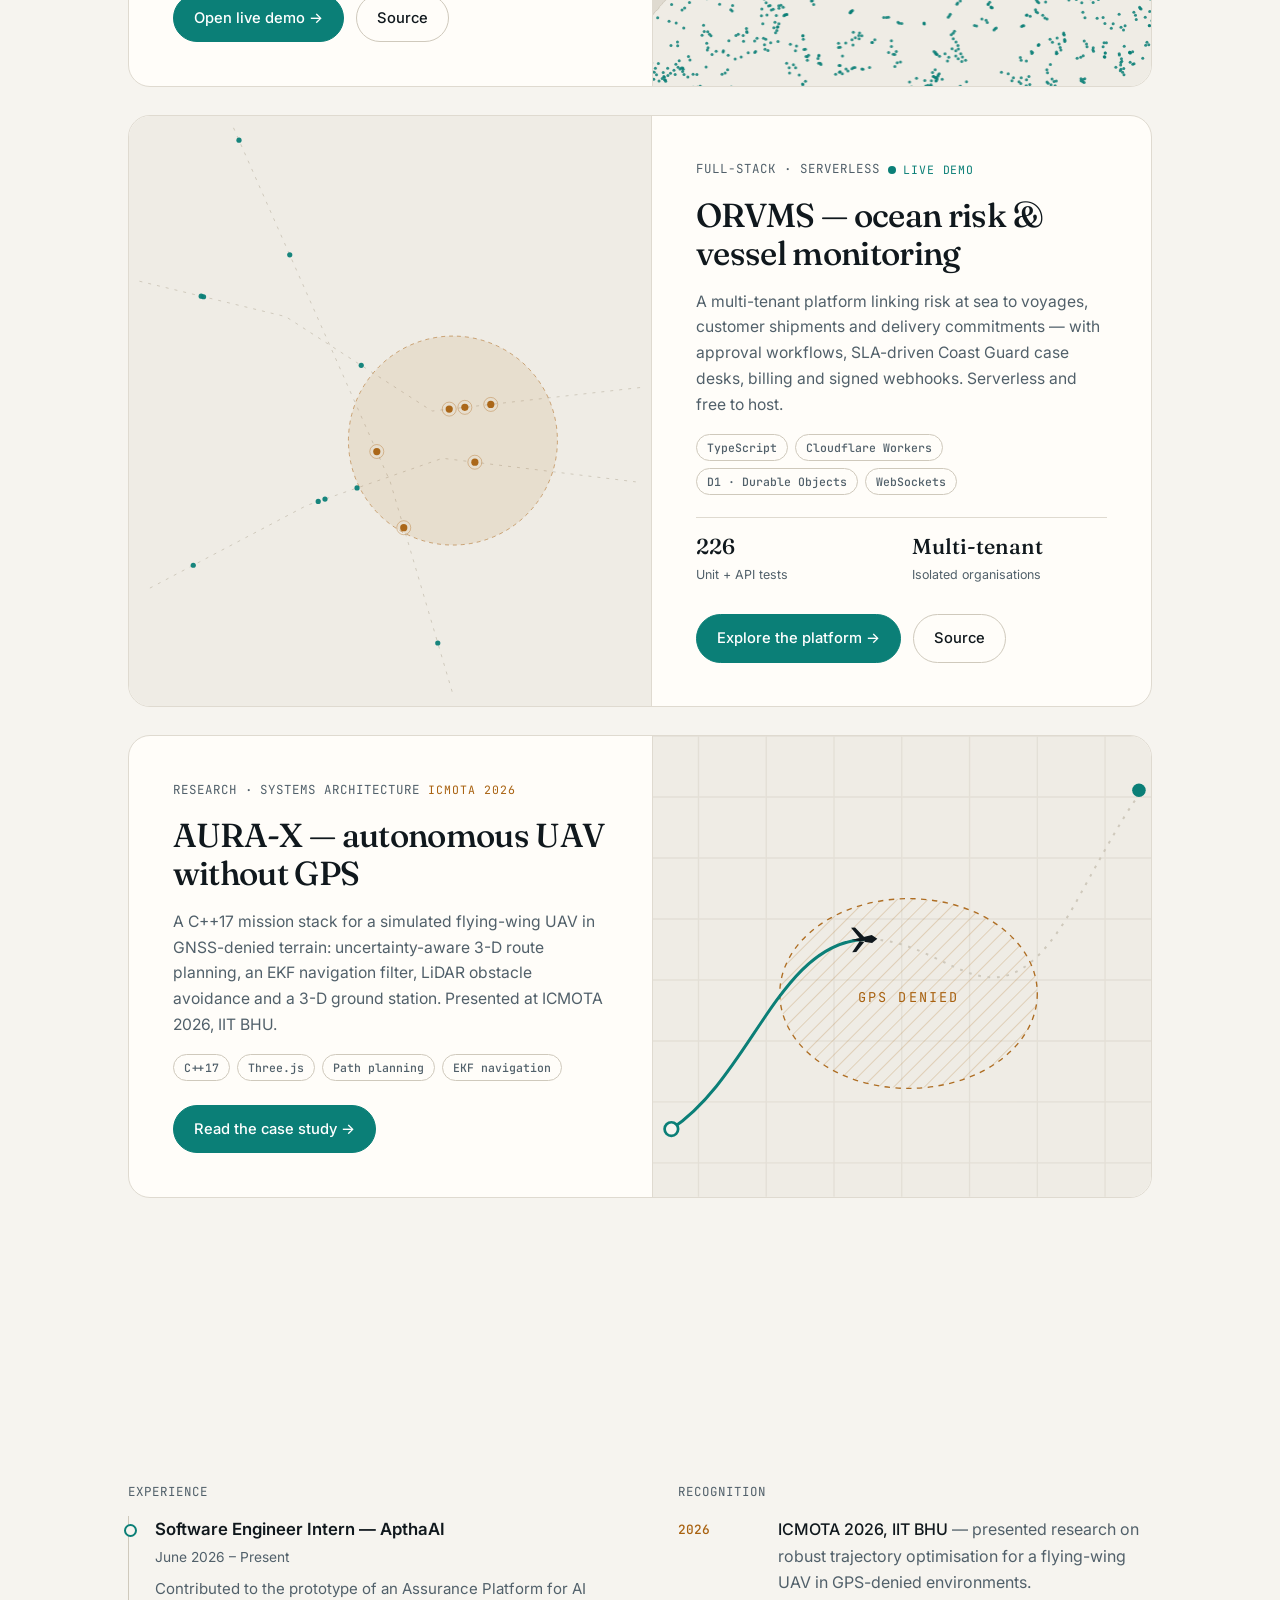
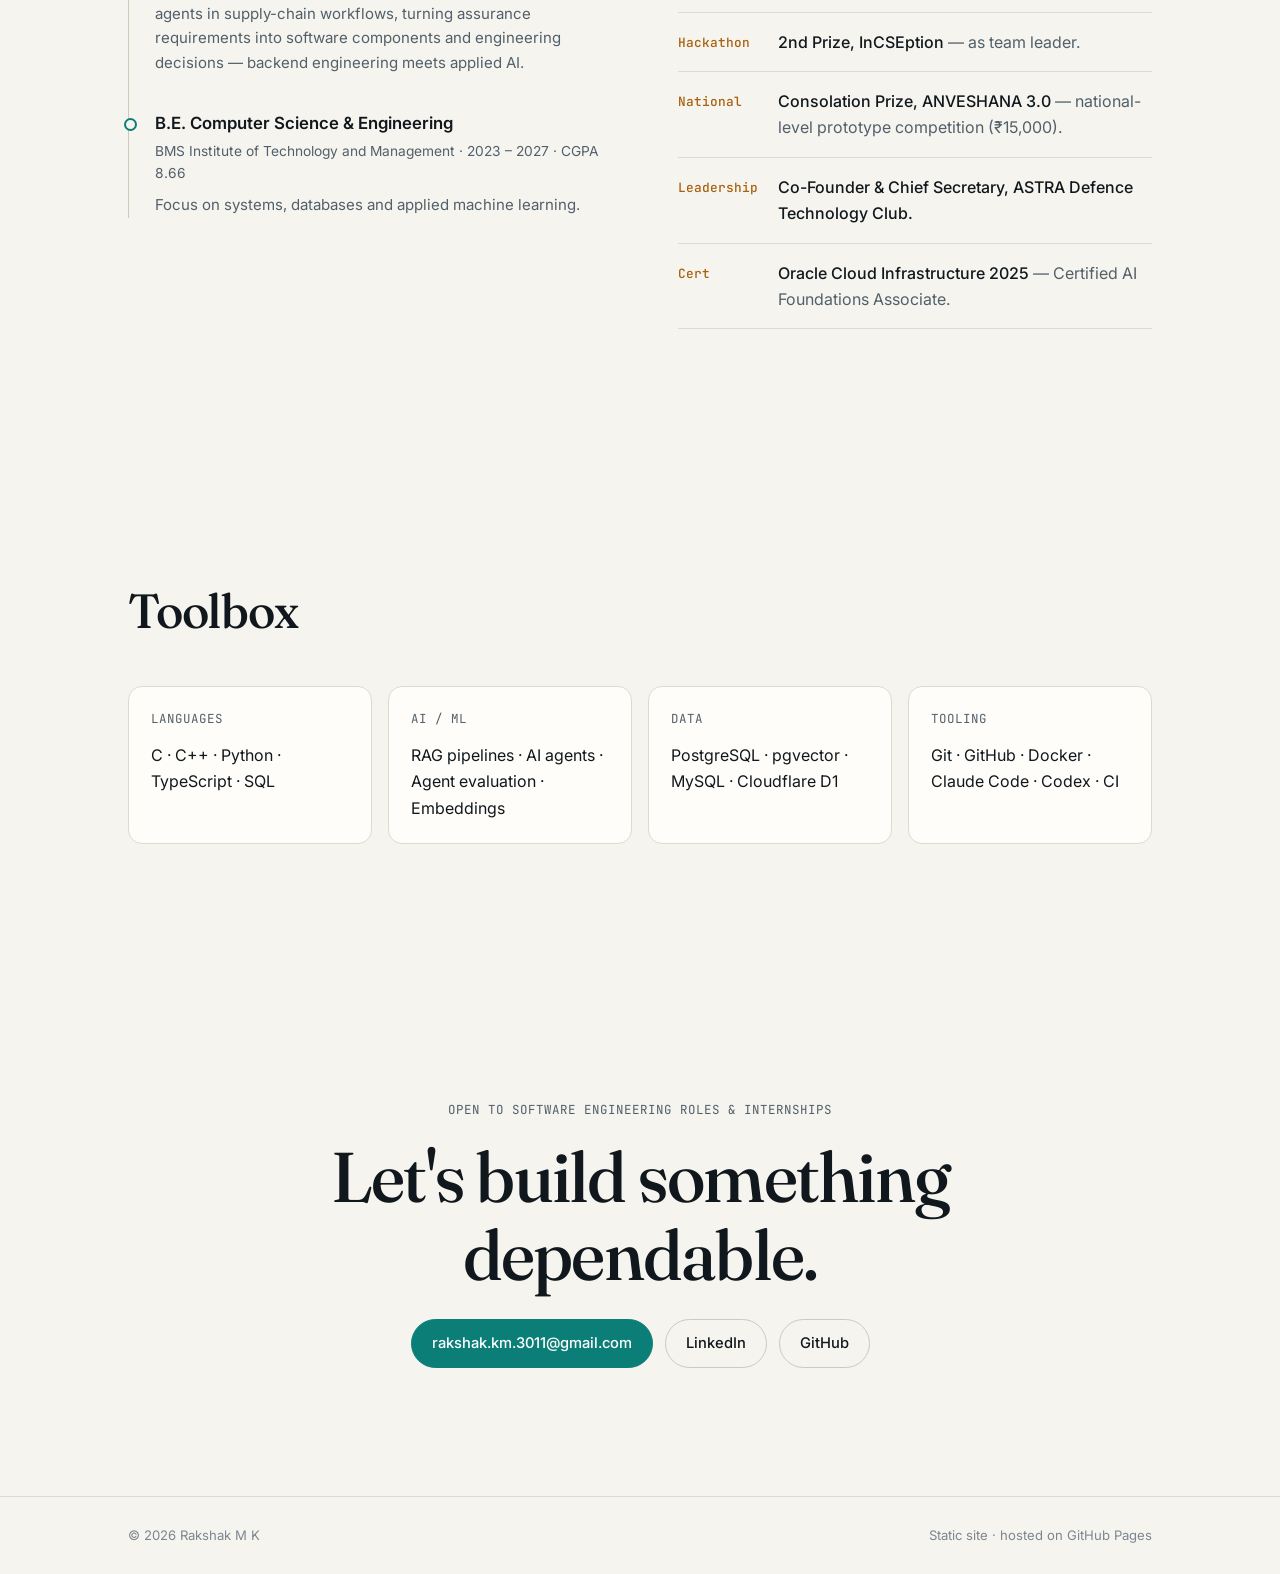
<file: classic.html>
<!doctype html>
<html lang="en">
<head>
<meta charset="utf-8">
<meta name="viewport" content="width=device-width,initial-scale=1">
<title>Rakshak M K — Computer Science Engineer (classic view)</title>
<meta name="description" content="Rakshak M K — CS undergraduate building AI-driven, data-intensive systems: ocean-data RAG, maritime risk platforms and autonomous UAV software.">
<meta name="theme-color" content="#06090c">
<meta property="og:title" content="Rakshak M K — Computer Science Engineer">
<meta property="og:description" content="AI-driven, data-intensive systems — from ocean data to maritime risk to autonomous flight.">
<link rel="icon" type="image/svg+xml" href="assets/favicon.svg">
<link rel="preconnect" href="https://fonts.googleapis.com"><link rel="preconnect" href="https://fonts.gstatic.com" crossorigin>
<link href="https://fonts.googleapis.com/css2?family=Fraunces:ital,opsz,wght@0,9..144,400;0,9..144,500;0,9..144,600;1,9..144,400&family=Inter:wght@400;500;600&family=JetBrains+Mono:wght@400;500&display=swap" rel="stylesheet">
<link rel="stylesheet" href="assets/style.css">
<script>try{var t=localStorage.getItem('theme');if(t)document.documentElement.dataset.theme=t}catch(e){}</script>
</head>
<body>
<a class="skip" href="#work">Skip to work</a>
<header class="nav" id="nav"><div class="wrap">
  <a class="logo" href="#top">Rakshak<i>.</i></a>
  <nav class="links" aria-label="Primary">
    <a href="./">Desktop view</a><a href="#work">Work</a><a href="#experience">Experience</a><a href="#recognition">Recognition</a><a href="#skills">Skills</a>
    <a class="btn keep" href="#contact">Contact</a>
    <button class="icon-btn" id="theme" aria-label="Toggle light and dark theme">◐</button>
  </nav>
</div></header>

<main id="top">
<section class="hero">
  <canvas id="field" aria-hidden="true"></canvas>
  <div class="wrap">
    <div class="eyebrow mono"><span class="pulse"></span>Computer Science Engineer · B.E. CSE, BMSIT&amp;M · Bengaluru</div>
    <h1>Reliable systems for <em>data that moves.</em></h1>
    <p class="lede">I build AI-driven, data-intensive systems — a conversational layer over ocean-float data, a real-time maritime risk platform, and flight-software architecture for autonomous aircraft that can't rely on GPS.</p>
    <div class="cta">
      <a class="btn primary" href="#work">See selected work →</a>
      <a class="btn" href="mailto:rakshak.km.3011@gmail.com?subject=R%C3%A9sum%C3%A9%20request">Request résumé</a>
    </div>
    <div class="stats">
      <div><b>3</b><span>Flagship systems</span></div>
      <div><b>226</b><span>Automated tests in ORVMS</span></div>
      <div><b>IIT BHU</b><span>ICMOTA 2026 presenter</span></div>
    </div>
  </div>
</section>

<section id="work"><div class="wrap">
  <div class="sec-h rv"><h2>Selected work</h2><p>Three projects, each runnable or explorable right in the browser.</p></div>

  <article class="proj rv">
    <div class="viz"><canvas id="v-float" aria-label="Map of 2,712 Argo profile locations over the Indian Ocean"></canvas></div>
    <div class="body">
      <div class="tag"><span class="mono">Applied AI · Data engineering</span><span class="live mono"><span class="pulse"></span>Live demo</span></div>
      <h3>FloatChat — ask the ocean in plain English</h3>
      <p>Schema-agnostic Argo NetCDF ingestion into PostgreSQL + pgvector, hybrid semantic search and a tool-using agent. The demo runs in your browser over real float data: ask a question, get a map, a depth profile and the numbers behind it.</p>
      <div class="chips"><span class="chip">Python</span><span class="chip">PostgreSQL + pgvector</span><span class="chip">RAG</span><span class="chip">NetCDF</span></div>
      <div class="facts"><div><b>2,712</b><span>Real profiles in the demo</span></div><div><b>5,000</b><span>Rows per transactional batch</span></div></div>
      <div class="cta"><a class="btn primary" href="floatchat/">Open live demo →</a><a class="btn" href="https://github.com/raksh3011/FloatChat" target="_blank" rel="noopener">Source</a></div>
    </div>
  </article>

  <article class="proj rv">
    <div class="viz"><canvas id="v-orvms" aria-label="Animated vessels moving along shipping lanes"></canvas></div>
    <div class="body">
      <div class="tag"><span class="mono">Full-stack · Serverless</span><span class="live mono"><span class="pulse"></span>Live demo</span></div>
      <h3>ORVMS — ocean risk &amp; vessel monitoring</h3>
      <p>A multi-tenant platform linking risk at sea to voyages, customer shipments and delivery commitments — with approval workflows, SLA-driven Coast Guard case desks, billing and signed webhooks. Serverless and free to host.</p>
      <div class="chips"><span class="chip">TypeScript</span><span class="chip">Cloudflare Workers</span><span class="chip">D1 · Durable Objects</span><span class="chip">WebSockets</span></div>
      <div class="facts"><div><b>226</b><span>Unit + API tests</span></div><div><b>Multi-tenant</b><span>Isolated organisations</span></div></div>
      <div class="cta"><a class="btn primary" href="orvms/">Explore the platform →</a><a class="btn" href="https://github.com/raksh3011/MSA" target="_blank" rel="noopener">Source</a></div>
    </div>
  </article>

  <article class="proj rv">
    <div class="viz"><svg id="v-aura" viewBox="0 0 400 340" preserveAspectRatio="xMidYMid slice" aria-label="Flying-wing UAV trajectory through a GPS-denied zone"></svg></div>
    <div class="body">
      <div class="tag"><span class="mono">Research · Systems architecture</span><span class="live mono" style="color:var(--accent2)">ICMOTA 2026</span></div>
      <h3>AURA-X — autonomous UAV without GPS</h3>
      <p>A C++17 mission stack for a simulated flying-wing UAV in GNSS-denied terrain: uncertainty-aware 3-D route planning, an EKF navigation filter, LiDAR obstacle avoidance and a 3-D ground station. Presented at ICMOTA 2026, IIT BHU.</p>
      <div class="chips"><span class="chip">C++17</span><span class="chip">Three.js</span><span class="chip">Path planning</span><span class="chip">EKF navigation</span></div>
      <div class="cta"><a class="btn primary" href="aura-x/">Read the case study →</a></div>
    </div>
  </article>
</div></section>

<section id="experience"><div class="wrap two">
  <div class="rv">
    <div class="mono" style="margin-bottom:14px">Experience</div>
    <div class="tl">
      <div><h4>Software Engineer Intern — ApthaAI</h4><div class="m">June 2026 – Present</div>
        <p>Contributed to the prototype of an Assurance Platform for AI agents in supply-chain workflows, turning assurance requirements into software components and engineering decisions — backend engineering meets applied AI.</p></div>
      <div><h4>B.E. Computer Science &amp; Engineering</h4><div class="m">BMS Institute of Technology and Management · 2023 – 2027 · CGPA 8.66</div>
        <p>Focus on systems, databases and applied machine learning.</p></div>
    </div>
  </div>
  <div class="rv" id="recognition">
    <div class="mono" style="margin-bottom:14px">Recognition</div>
    <ul class="honors" style="padding:0">
      <li><b>2026</b><span><strong>ICMOTA 2026, IIT BHU</strong> — presented research on robust trajectory optimisation for a flying-wing UAV in GPS-denied environments.</span></li>
      <li><b>Hackathon</b><span><strong>2nd Prize, InCSEption</strong> — as team leader.</span></li>
      <li><b>National</b><span><strong>Consolation Prize, ANVESHANA 3.0</strong> — national-level prototype competition (₹15,000).</span></li>
      <li><b>Leadership</b><span><strong>Co-Founder &amp; Chief Secretary, ASTRA Defence Technology Club.</strong></span></li>
      <li><b>Cert</b><span><strong>Oracle Cloud Infrastructure 2025</strong> — Certified AI Foundations Associate.</span></li>
    </ul>
  </div>
</div></section>

<section id="skills"><div class="wrap">
  <div class="sec-h rv"><h2>Toolbox</h2></div>
  <div class="skills rv">
    <div class="sk"><span class="mono">Languages</span>C · C++ · Python · TypeScript · SQL</div>
    <div class="sk"><span class="mono">AI / ML</span>RAG pipelines · AI agents · Agent evaluation · Embeddings</div>
    <div class="sk"><span class="mono">Data</span>PostgreSQL · pgvector · MySQL · Cloudflare D1</div>
    <div class="sk"><span class="mono">Tooling</span>Git · GitHub · Docker · Claude Code · Codex · CI</div>
  </div>
</div></section>

<section id="contact" class="contact"><div class="wrap rv">
  <div class="mono" style="margin-bottom:18px">Open to software engineering roles &amp; internships</div>
  <h2>Let's build something dependable.</h2>
  <div class="cta">
    <a class="btn primary" href="mailto:rakshak.km.3011@gmail.com">rakshak.km.3011@gmail.com</a>
    <a class="btn" href="https://www.linkedin.com/in/rakshak-m-k/" target="_blank" rel="noopener">LinkedIn</a>
    <a class="btn" href="https://github.com/raksh3011" target="_blank" rel="noopener">GitHub</a>
  </div>
</div></section>
</main>
<footer><div class="wrap"><span>© 2026 Rakshak M K</span><span>Static site · hosted on GitHub Pages</span></div></footer>
<script src="assets/main.js"></script>
</body>
</html>
</file>
<file: assets/os.css>
/* A retro desktop for a portfolio. Tokens first; everything themeable. */
:root{
  --bg:#05080b; --desk:#070d11; --panel:#0c1419; --panel2:#101b21; --line:#1b2a33; --line2:#2a3f4b;
  --ink:#e6eef0; --mute:#8fa3ad; --dim:#5d7380; --accent:#4fd1c5; --accent2:#f2b66d; --accent-ink:#031a18;
  --danger:#ff6b6b; --shadow:rgba(0,0,0,.55);
  --mono:'JetBrains Mono',ui-monospace,Consolas,monospace; --serif:'Fraunces',Georgia,serif; --sans:'Inter',system-ui,sans-serif;
  --bar:42px; --tb:44px; --r:6px;
}
:root[data-theme="paper"]{
  --bg:#d9d3c4; --desk:#cfc8b6; --panel:#f4efe3; --panel2:#ebe5d5; --line:#cbc3af; --line2:#a79f8a;
  --ink:#1a1f22; --mute:#4d5961; --dim:#76808a; --accent:#0a7a72; --accent2:#a35d0c; --accent-ink:#fff; --shadow:rgba(40,30,10,.35);
}
*{box-sizing:border-box;margin:0}
html,body{height:100%;overflow:hidden}
body{background:var(--bg);color:var(--ink);font:400 14px/1.55 var(--sans);-webkit-font-smoothing:antialiased;user-select:none;-webkit-user-select:none}
a{color:var(--accent)}
button{font:inherit;color:inherit}
:focus-visible{outline:2px solid var(--accent);outline-offset:2px}
.sr{position:absolute;width:1px;height:1px;overflow:hidden;clip:rect(0 0 0 0);white-space:nowrap}

/* ---------- desktop ---------- */
#desk{position:fixed;inset:0 0 var(--tb) 0;background:radial-gradient(ellipse 70% 60% at 68% 42%,color-mix(in srgb,var(--accent) 16%,var(--desk)),var(--desk) 70%),var(--desk);overflow:hidden}
#wall{position:absolute;inset:0;width:100%;height:100%}
#desk::before{content:"";position:absolute;inset:0;background-image:radial-gradient(var(--line) 1px,transparent 1px);background-size:24px 24px;opacity:.55;pointer-events:none}
.crt::after{content:"";position:fixed;inset:0;pointer-events:none;z-index:9999;background:repeating-linear-gradient(0deg,rgba(0,0,0,.07) 0 1px,transparent 1px 3px);mix-blend-mode:multiply}
#widget{position:absolute;right:28px;top:24px;text-align:right;pointer-events:none}
#widget b{display:block;font:500 clamp(22px,3vw,34px)/1.1 var(--serif);letter-spacing:-.02em}
#widget span{font:12px var(--mono);color:var(--mute);letter-spacing:.06em}
#widget i{display:block;font:11px var(--mono);color:var(--dim);font-style:normal;margin-top:6px}
#icons{position:absolute;left:14px;top:14px;bottom:14px;display:flex;flex-direction:column;flex-wrap:wrap;gap:6px 6px;align-content:flex-start}
.ico{width:92px;padding:8px 4px 6px;border:1px solid transparent;background:none;border-radius:var(--r);cursor:default;text-align:center;display:flex;flex-direction:column;align-items:center;gap:6px}
.ico svg{width:44px;height:44px;stroke:var(--accent);fill:none;stroke-width:1.5;stroke-linecap:square;stroke-linejoin:miter;filter:drop-shadow(2px 2px 0 var(--shadow))}
.ico span{font:500 11.5px/1.25 var(--mono);color:var(--ink);padding:1px 4px;text-shadow:0 1px 0 var(--bg)}
.ico:hover,.ico.sel{background:color-mix(in srgb,var(--accent) 14%,transparent);border-color:color-mix(in srgb,var(--accent) 45%,transparent)}
.ico.sel span{background:var(--accent);color:var(--accent-ink);text-shadow:none}

/* ---------- windows ---------- */
.win{position:absolute;display:flex;flex-direction:column;background:var(--panel);border:1px solid var(--line2);border-radius:var(--r);box-shadow:5px 5px 0 var(--shadow);min-width:280px;min-height:160px;overflow:hidden}
.win.active{border-color:var(--accent);box-shadow:5px 5px 0 var(--shadow),0 0 0 1px color-mix(in srgb,var(--accent) 35%,transparent)}
.win.max{inset:0!important;width:auto!important;height:auto!important;border-radius:0;box-shadow:none}
.win.min{display:none}
.win.opening{animation:pop .16s ease-out}
@keyframes pop{from{transform:scale(.96);opacity:0}}
.tbar{height:34px;flex:none;display:flex;align-items:center;gap:10px;padding:0 6px 0 12px;background:var(--panel2);border-bottom:1px solid var(--line);cursor:grab;touch-action:none}
.win.active .tbar{background:linear-gradient(90deg,color-mix(in srgb,var(--accent) 22%,var(--panel2)),var(--panel2) 70%)}
.tbar:active{cursor:grabbing}
.tbar svg{width:15px;height:15px;stroke:var(--accent);fill:none;stroke-width:1.8;flex:none}
.tbar h2{flex:1;font:500 12px var(--mono);letter-spacing:.07em;text-transform:uppercase;white-space:nowrap;overflow:hidden;text-overflow:ellipsis;color:var(--mute)}
.win.active .tbar h2{color:var(--ink)}
.tctl{display:flex;gap:4px}
.tctl button{width:26px;height:24px;border:1px solid var(--line2);background:var(--panel);border-radius:3px;cursor:pointer;display:grid;place-items:center;font:13px/1 var(--mono);color:var(--mute)}
.tctl button:hover{background:var(--accent);color:var(--accent-ink);border-color:var(--accent)}
.tctl .x:hover{background:var(--danger);border-color:var(--danger);color:#fff}
.body{flex:1;min-height:0;overflow:auto;user-select:text;-webkit-user-select:text;position:relative}
.body iframe{position:absolute;inset:0;width:100%;height:100%;border:0;background:#000}
.win.dragging iframe,.win.resizing iframe{pointer-events:none}
.rz{position:absolute;right:0;bottom:0;width:18px;height:18px;cursor:nwse-resize;touch-action:none;background:linear-gradient(135deg,transparent 50%,var(--line2) 50% 58%,transparent 58% 70%,var(--line2) 70% 78%,transparent 78%)}
.win.max .rz{display:none}

/* window content typography */
.doc{padding:22px 26px 30px;max-width:78ch}
.doc h1{font:500 clamp(26px,3.4vw,38px)/1.1 var(--serif);letter-spacing:-.025em;margin-bottom:6px}
.doc h1 em{color:var(--accent);font-weight:400}
.doc h3{font:500 11px var(--mono);letter-spacing:.12em;text-transform:uppercase;color:var(--accent);margin:26px 0 8px}
.doc p{color:var(--mute);margin:8px 0}
.doc p b,.doc li b{color:var(--ink);font-weight:500}
.doc ul{padding-left:18px;color:var(--mute)}.doc li{margin:5px 0}
.sub{font:12px var(--mono);color:var(--dim);margin-bottom:14px}
.row{display:flex;gap:8px;flex-wrap:wrap;margin:14px 0 4px}
.btn{display:inline-flex;align-items:center;gap:7px;padding:7px 13px;font:500 12px var(--mono);border:1px solid var(--line2);background:var(--panel2);border-radius:3px;cursor:pointer;color:var(--ink);text-decoration:none;box-shadow:2px 2px 0 var(--shadow)}
.btn:hover{border-color:var(--accent);transform:translate(-1px,-1px)}
.btn:active{transform:translate(1px,1px);box-shadow:none}
.btn.pri{background:var(--accent);color:var(--accent-ink);border-color:var(--accent);font-weight:600}
.kv{display:grid;grid-template-columns:auto 1fr;gap:4px 16px;font:12.5px var(--mono);margin:6px 0}.kv dt{color:var(--dim)}.kv dd{margin:0;color:var(--ink)}
.cards{display:grid;grid-template-columns:repeat(auto-fit,minmax(250px,1fr));gap:14px;padding:18px}
.card{border:1px solid var(--line2);background:var(--panel2);border-radius:var(--r);padding:16px;display:flex;flex-direction:column;gap:8px;box-shadow:3px 3px 0 var(--shadow)}
.card:hover{border-color:var(--accent)}
.card h4{font:500 19px/1.2 var(--serif);letter-spacing:-.01em}
.card p{color:var(--mute);font-size:13px}
.tags{display:flex;gap:5px;flex-wrap:wrap}.tags span{font:11px var(--mono);padding:2px 7px;border:1px solid var(--line2);color:var(--mute);border-radius:3px}
.live{font:11px var(--mono);color:var(--accent);display:flex;gap:6px;align-items:center}
.live::before{content:"";width:7px;height:7px;border-radius:50%;background:var(--accent);box-shadow:0 0 8px var(--accent)}
.card .row{margin-top:auto}
.tl{border-left:1px solid var(--line2);margin:8px 0 0 5px;padding-left:20px;display:flex;flex-direction:column;gap:20px}
.tl div{position:relative}.tl div::before{content:"";position:absolute;left:-26px;top:7px;width:9px;height:9px;background:var(--accent)}
.tl h4{font-weight:600;font-size:14px}.tl small{font:12px var(--mono);color:var(--dim)}
.tl p{margin:4px 0 0}

/* terminal */
.term{background:#030607;color:#bfeee9;font:13px/1.5 var(--mono);padding:12px 14px;height:100%;overflow:auto;cursor:text}
:root[data-theme="paper"] .term{background:#14110b;color:#e5dfc8}
.term .o{white-space:pre-wrap;word-break:break-word}.term .p{color:var(--accent)}.term .d{color:#6b8791}.term a{color:var(--accent2)}
.term .in{display:flex;gap:8px}.term input{flex:1;background:none;border:0;outline:0;color:inherit;font:inherit;user-select:text;caret-color:var(--accent)}

/* ---------- taskbar ---------- */
#tb{position:fixed;left:0;right:0;bottom:0;height:var(--tb);background:var(--panel);border-top:1px solid var(--line2);display:flex;align-items:center;gap:8px;padding:0 8px;z-index:9000}
#start{height:32px;padding:0 14px;background:var(--accent);color:var(--accent-ink);border:0;border-radius:3px;font:600 13px var(--mono);cursor:pointer;display:flex;align-items:center;gap:8px;box-shadow:2px 2px 0 var(--shadow)}
#start:active{transform:translate(1px,1px);box-shadow:none}
#tasks{flex:1;display:flex;gap:6px;overflow:hidden;min-width:0}
.task{max-width:190px;min-width:0;height:30px;padding:0 12px;background:var(--panel2);border:1px solid var(--line2);border-radius:3px;cursor:pointer;font:12px var(--mono);white-space:nowrap;overflow:hidden;text-overflow:ellipsis;color:var(--mute)}
.task.on{border-color:var(--accent);color:var(--ink);background:color-mix(in srgb,var(--accent) 14%,var(--panel2))}
.task.m{opacity:.6}
#tray{display:flex;align-items:center;gap:8px;font:12px var(--mono);color:var(--mute)}
#tray button{background:none;border:1px solid var(--line2);border-radius:3px;height:28px;padding:0 9px;cursor:pointer;color:var(--mute)}
#tray button:hover{color:var(--ink);border-color:var(--accent)}
#menu{position:fixed;left:8px;bottom:calc(var(--tb) + 6px);width:290px;background:var(--panel);border:1px solid var(--accent);border-radius:var(--r);box-shadow:5px 5px 0 var(--shadow);z-index:9100;padding:6px;display:none}
#menu.open{display:block;animation:pop .12s ease-out}
#menu header{padding:10px 12px;border-bottom:1px solid var(--line);margin-bottom:4px}
#menu header b{font:500 18px var(--serif);display:block}#menu header span{font:11px var(--mono);color:var(--dim)}
#menu button,#menu a{display:flex;gap:12px;align-items:center;width:100%;padding:9px 12px;background:none;border:0;border-radius:3px;text-align:left;cursor:pointer;text-decoration:none;color:var(--ink);font:13px var(--mono)}
#menu button:hover,#menu a:hover{background:var(--accent);color:var(--accent-ink)}
#menu svg{width:18px;height:18px;stroke:currentColor;fill:none;stroke-width:1.6}
#menu hr{border:0;border-top:1px solid var(--line);margin:4px 0}

/* boot */
#boot{position:fixed;inset:0;background:#020405;color:#bfeee9;z-index:99999;font:13px/1.7 var(--mono);padding:8vh 8vw;display:flex;flex-direction:column;justify-content:flex-end;cursor:pointer}
#boot .ok{color:var(--accent)}#boot b{font:500 clamp(28px,5vw,52px) var(--serif);color:#e9f6f5;display:block;margin-bottom:18px;letter-spacing:-.02em}
#boot small{opacity:.5;margin-top:16px}

/* touch / small screens: windows go full-screen, one at a time */
@media(max-width:760px){
  #icons{right:10px;left:10px;top:70px;flex-direction:row;gap:4px;justify-content:center;align-content:flex-start}
  #widget{left:16px;right:16px;top:14px;text-align:left}
  .win{inset:0 0 0 0!important;width:auto!important;height:auto!important;border-radius:0;box-shadow:none}
  .rz,.tctl .mx{display:none}
  .ico{width:84px}
  .task{max-width:110px}
  #tray .clock{display:none}
}
@media(prefers-reduced-motion:reduce){.win.opening,#menu.open{animation:none}}
</file>
<file: assets/style.css>
:root{
  --bg:#06090c; --bg2:#0b1116; --panel:#0e151b; --line:#1a252e; --line2:#26343f;
  --ink:#e9eef1; --mute:#8b9aa5; --dim:#5b6a75;
  --accent:#4fd1c5; --accent2:#f2b66d; --accent-ink:#04201d;
  --serif:'Fraunces',Georgia,serif; --sans:'Inter',system-ui,sans-serif; --mono:'JetBrains Mono',ui-monospace,monospace;
  --r:14px; --max:1120px; --gut:clamp(20px,5vw,48px);
}
:root[data-theme="light"]{
  --bg:#f6f4ef; --bg2:#efece5; --panel:#fffdf9; --line:#dfdad0; --line2:#cfc9bc;
  --ink:#10181d; --mute:#51606a; --dim:#7b8791; --accent:#0b7f77; --accent2:#a8610f; --accent-ink:#fff;
}
@media (prefers-color-scheme: light){
  :root:not([data-theme="dark"]){
    --bg:#f6f4ef; --bg2:#efece5; --panel:#fffdf9; --line:#dfdad0; --line2:#cfc9bc;
    --ink:#10181d; --mute:#51606a; --dim:#7b8791; --accent:#0b7f77; --accent2:#a8610f; --accent-ink:#fff;
  }
}
*{box-sizing:border-box;margin:0}
html{scroll-behavior:smooth;-webkit-text-size-adjust:100%}
body{background:var(--bg);color:var(--ink);font:400 16px/1.65 var(--sans);-webkit-font-smoothing:antialiased;overflow-x:hidden}
a{color:inherit;text-decoration:none}
::selection{background:var(--accent);color:var(--accent-ink)}
:focus-visible{outline:2px solid var(--accent);outline-offset:3px;border-radius:4px}
.wrap{max-width:var(--max);margin:0 auto;padding:0 var(--gut)}
.mono{font-family:var(--mono);font-size:.78rem;letter-spacing:.08em;text-transform:uppercase;color:var(--mute)}
.skip{position:absolute;left:-999px}.skip:focus{left:12px;top:12px;background:var(--accent);color:var(--accent-ink);padding:8px 14px;border-radius:8px;z-index:99}

/* nav */
.nav{position:fixed;inset:0 0 auto 0;z-index:50;backdrop-filter:blur(14px);background:color-mix(in srgb,var(--bg) 72%,transparent);border-bottom:1px solid transparent;transition:border-color .3s}
.nav.scrolled{border-color:var(--line)}
.nav .wrap{display:flex;align-items:center;justify-content:space-between;height:64px}
.logo{font-family:var(--serif);font-weight:600;font-size:1.15rem;letter-spacing:-.01em}
.logo i{font-style:normal;color:var(--accent)}
.links{display:flex;gap:28px;align-items:center}
.links a{font-size:.88rem;color:var(--mute);transition:color .2s}
.links a:hover{color:var(--ink)}
.btn{display:inline-flex;align-items:center;gap:8px;padding:11px 20px;border-radius:999px;font-weight:500;font-size:.92rem;border:1px solid var(--line2);transition:transform .2s,background .2s,border-color .2s;cursor:pointer;background:transparent;color:var(--ink);font-family:inherit}
.btn:hover{border-color:var(--accent);transform:translateY(-1px)}
.btn.primary{background:var(--accent);color:var(--accent-ink);border-color:var(--accent)}
.btn.primary:hover{filter:brightness(1.08)}
.icon-btn{width:38px;height:38px;border-radius:50%;border:1px solid var(--line2);background:transparent;color:var(--ink);cursor:pointer;display:grid;place-items:center;font-size:15px}
.icon-btn:hover{border-color:var(--accent)}
@media(max-width:720px){.links a:not(.keep){display:none}.links{gap:14px}}

/* hero */
.hero{position:relative;min-height:100svh;display:flex;align-items:center;padding:110px 0 70px;overflow:hidden}
#field{position:absolute;inset:0;width:100%;height:100%;z-index:0}
.hero::after{content:"";position:absolute;inset:0;background:radial-gradient(70% 60% at 30% 45%,transparent,var(--bg) 100%);z-index:1;pointer-events:none}
.hero .wrap{position:relative;z-index:2}
.eyebrow{display:flex;align-items:center;gap:10px;margin-bottom:26px}
.pulse{width:8px;height:8px;border-radius:50%;background:var(--accent);box-shadow:0 0 0 0 var(--accent);animation:pulse 2.4s infinite}
@keyframes pulse{70%{box-shadow:0 0 0 10px transparent}100%{box-shadow:0 0 0 0 transparent}}
h1{font-family:var(--serif);font-weight:500;font-size:clamp(2.6rem,7.4vw,5.6rem);line-height:1.02;letter-spacing:-.03em;max-width:15ch}
h1 em{font-style:italic;color:var(--accent);font-weight:400}
.lede{max-width:54ch;color:var(--mute);font-size:clamp(1.02rem,1.5vw,1.2rem);margin:28px 0 38px}
.cta{display:flex;gap:12px;flex-wrap:wrap}
.stats{display:flex;gap:clamp(24px,5vw,56px);margin-top:64px;flex-wrap:wrap}
.stats b{display:block;font-family:var(--serif);font-size:2rem;font-weight:500;letter-spacing:-.02em}
.stats span{font-size:.8rem;color:var(--mute)}

/* sections */
section{padding:clamp(70px,10vw,130px) 0}
.sec-h{display:flex;justify-content:space-between;align-items:end;gap:20px;margin-bottom:48px;flex-wrap:wrap}
h2{font-family:var(--serif);font-weight:500;font-size:clamp(1.9rem,4vw,3rem);letter-spacing:-.025em;line-height:1.1}
.sec-h p{max-width:42ch;color:var(--mute)}
.rv{opacity:0;transform:translateY(22px);transition:opacity .8s cubic-bezier(.2,.7,.2,1),transform .8s cubic-bezier(.2,.7,.2,1)}
.rv.in{opacity:1;transform:none}
@media(prefers-reduced-motion:reduce){.rv{opacity:1;transform:none;transition:none}.pulse{animation:none}html{scroll-behavior:auto}}

/* project cards */
.proj{display:grid;grid-template-columns:1.05fr 1fr;gap:0;border:1px solid var(--line);border-radius:22px;overflow:hidden;background:var(--panel);margin-bottom:28px;transition:border-color .3s,transform .4s}
.proj:hover{border-color:var(--line2);transform:translateY(-3px)}
.proj:nth-child(even) .viz{order:2}
.viz{position:relative;min-height:340px;background:var(--bg2);overflow:hidden;border-right:1px solid var(--line)}
.proj:nth-child(even) .viz{border-right:0;border-left:1px solid var(--line)}
.viz svg,.viz canvas{position:absolute;inset:0;width:100%;height:100%}
.body{padding:clamp(24px,3.4vw,44px);display:flex;flex-direction:column;gap:16px}
.body .tag{display:flex;gap:8px;align-items:center}
.live{display:inline-flex;align-items:center;gap:7px;color:var(--accent);font-size:.72rem}
.body h3{font-family:var(--serif);font-weight:500;font-size:clamp(1.5rem,2.6vw,2.1rem);letter-spacing:-.02em;line-height:1.15}
.body p{color:var(--mute);font-size:.98rem}
.chips{display:flex;flex-wrap:wrap;gap:7px}
.chip{font:500 .72rem var(--mono);padding:5px 10px;border:1px solid var(--line2);border-radius:999px;color:var(--mute)}
.facts{display:grid;grid-template-columns:1fr 1fr;gap:12px 20px;margin:6px 0 4px;padding-top:16px;border-top:1px solid var(--line)}
.facts b{font-family:var(--serif);font-size:1.35rem;font-weight:500;display:block;line-height:1.2}
.facts span{font-size:.78rem;color:var(--mute)}
.body .cta{margin-top:auto;padding-top:8px}
@media(max-width:860px){.proj{grid-template-columns:1fr}.proj:nth-child(even) .viz{order:0}.viz{min-height:240px;border:0!important;border-bottom:1px solid var(--line)!important}}

/* timeline / lists */
.two{display:grid;grid-template-columns:1fr 1fr;gap:clamp(30px,6vw,80px)}
@media(max-width:860px){.two{grid-template-columns:1fr}}
.tl{border-left:1px solid var(--line2);padding-left:26px;display:flex;flex-direction:column;gap:34px}
.tl>div{position:relative}
.tl>div::before{content:"";position:absolute;left:-31px;top:8px;width:9px;height:9px;border-radius:50%;background:var(--bg);border:2px solid var(--accent)}
.tl h4{font-weight:600;font-size:1.05rem}
.tl .m{color:var(--mute);font-size:.86rem;margin:2px 0 8px}
.tl p{color:var(--mute);font-size:.94rem}
.honors li{list-style:none;padding:16px 0;border-bottom:1px solid var(--line);display:flex;gap:16px}
.honors li:first-child{padding-top:0}
.honors b{color:var(--accent2);font-family:var(--mono);font-size:.8rem;min-width:84px;font-weight:500;padding-top:3px}
.honors span{color:var(--mute)}
.honors strong{color:var(--ink);font-weight:500}
.skills{display:grid;grid-template-columns:repeat(auto-fit,minmax(220px,1fr));gap:16px}
.sk{border:1px solid var(--line);border-radius:var(--r);padding:22px;background:var(--panel)}
.sk .mono{margin-bottom:12px;display:block}
.contact{text-align:center}
.contact h2{font-size:clamp(2.2rem,6vw,4.4rem);max-width:16ch;margin:0 auto 26px}
.contact .cta{justify-content:center}
footer{border-top:1px solid var(--line);padding:28px 0;color:var(--dim);font-size:.82rem}
footer .wrap{display:flex;justify-content:space-between;gap:12px;flex-wrap:wrap}

/* case-study pages */
.page-hero{padding:140px 0 56px}
.page-hero h1{font-size:clamp(2.2rem,5.4vw,4rem);max-width:20ch}
.crumb{display:inline-flex;gap:8px;color:var(--mute);font-size:.86rem;margin-bottom:26px}
.crumb:hover{color:var(--accent)}
.prose{max-width:70ch}
.prose h2{font-size:clamp(1.5rem,2.6vw,2rem);margin:56px 0 14px}
.prose p,.prose li{color:var(--mute);margin-bottom:14px}
.prose ul{padding-left:20px}
.prose strong{color:var(--ink);font-weight:500}
.card{border:1px solid var(--line);border-radius:var(--r);background:var(--panel);padding:22px}
.grid3{display:grid;grid-template-columns:repeat(auto-fit,minmax(240px,1fr));gap:16px;margin:26px 0}
.grid3 h4{font-size:.98rem;margin-bottom:6px}
.grid3 p{font-size:.9rem;margin:0}
.note{border-left:2px solid var(--accent2);padding:12px 16px;background:color-mix(in srgb,var(--accent2) 8%,transparent);color:var(--mute);font-size:.9rem;border-radius:0 10px 10px 0;margin:22px 0}
.frame{border:1px solid var(--line2);border-radius:18px;overflow:hidden;background:var(--panel)}
.frame .bar{display:flex;align-items:center;gap:8px;padding:10px 14px;border-bottom:1px solid var(--line);font:.74rem var(--mono);color:var(--mute)}
.frame .bar i{width:9px;height:9px;border-radius:50%;background:var(--line2)}
.frame iframe{display:block;width:100%;height:min(78vh,720px);border:0;background:#000}
</file>
<file: floatchat/app.css>
:root{color-scheme:light dark}
body.app{height:100svh;display:flex;flex-direction:column;overflow:hidden}
.wrap-wide{display:flex;align-items:center;justify-content:space-between;gap:16px;padding:0 clamp(14px,2vw,28px);height:100%}
.topbar{height:60px;border-bottom:1px solid var(--line);flex:none}
.ttl{display:flex;align-items:baseline;gap:12px;min-width:0}
.ttl b{font-family:var(--serif);font-weight:500;font-size:1.25rem}
.ttl .mono{white-space:nowrap;overflow:hidden;text-overflow:ellipsis}
.tb-r{display:flex;gap:10px;align-items:center}
.layout{flex:1;min-height:0;display:grid;grid-template-columns:minmax(320px,400px) 1fr}
.layout>*{min-width:0}
.chat{display:flex;flex-direction:column;min-height:0;border-right:1px solid var(--line);padding:16px}
.log{flex:1;overflow:auto;display:flex;flex-direction:column;gap:12px;padding-right:4px;scrollbar-width:thin}
.msg{max-width:92%;padding:11px 14px;border-radius:14px;font-size:.92rem;line-height:1.55}
.msg.u{align-self:flex-end;background:var(--accent);color:var(--accent-ink);border-bottom-right-radius:4px}
.msg.a{background:var(--panel);border:1px solid var(--line);border-bottom-left-radius:4px;color:var(--ink)}
.msg.a b{color:var(--accent)}.msg.a small{display:block;color:var(--mute);margin-top:6px;font-size:.78rem}
.sugg{display:flex;gap:7px;overflow-x:auto;padding:12px 0 8px;scrollbar-width:none;flex:none}
.sugg button{flex:none;font:500 .76rem var(--sans);padding:7px 12px;border-radius:999px;border:1px solid var(--line2);background:transparent;color:var(--mute);cursor:pointer;white-space:nowrap}
.sugg button:hover{color:var(--ink);border-color:var(--accent)}
.ask{display:flex;gap:8px}
.ask input{flex:1;min-width:0;background:var(--panel);border:1px solid var(--line2);color:var(--ink);border-radius:999px;padding:11px 16px;font:inherit;font-size:.92rem}
.ask input:focus{outline:2px solid var(--accent);outline-offset:1px;border-color:transparent}
.fine{font-size:.72rem;color:var(--dim);margin-top:10px;line-height:1.45}
.out{min-height:0;overflow:auto;padding:16px;display:flex;flex-direction:column;gap:14px}
.pills{display:flex;gap:7px;flex-wrap:wrap;min-height:28px}
.pill{font:500 .72rem var(--mono);padding:5px 10px;border-radius:999px;background:color-mix(in srgb,var(--accent) 12%,transparent);color:var(--accent);border:1px solid color-mix(in srgb,var(--accent) 35%,transparent)}
.grid-out{display:grid;grid-template-columns:1.1fr 1fr;gap:14px;min-height:0}
.panel{border:1px solid var(--line);border-radius:var(--r);background:var(--panel);position:relative;overflow:hidden}
.ph{display:flex;justify-content:space-between;align-items:center;padding:10px 14px;border-bottom:1px solid var(--line)}
.panel canvas{display:block;width:100%;height:400px}
.seg{display:flex;border:1px solid var(--line2);border-radius:999px;overflow:hidden}
.seg button{font:500 .72rem var(--sans);padding:5px 11px;background:transparent;color:var(--mute);border:0;cursor:pointer}
.seg button.on{background:var(--accent);color:var(--accent-ink)}
.tip{position:absolute;pointer-events:none;background:var(--bg);border:1px solid var(--line2);border-radius:8px;padding:6px 9px;font:.72rem var(--mono);color:var(--ink);white-space:nowrap;z-index:3}
.statp{padding:14px 16px;display:grid;grid-template-columns:repeat(auto-fit,minmax(130px,1fr));gap:14px}
.statp div b{display:block;font-family:var(--serif);font-size:1.5rem;font-weight:500;line-height:1.2}
.statp div span{font-size:.74rem;color:var(--mute)}
@media(max-width:900px){
  body.app{height:auto;overflow:auto}
  .layout{grid-template-columns:minmax(0,1fr)}.chat{border-right:0;border-bottom:1px solid var(--line)}
  .log{max-height:300px;min-height:150px}.out{overflow:visible}.panel canvas{height:320px}.grid-out{grid-template-columns:1fr}.ttl .mono{display:none}
}

.out>*{flex:none}
.chip{font:500 .72rem var(--sans);padding:4px 10px;border-radius:999px;border:1px solid var(--line2);background:transparent;color:var(--mute);cursor:pointer}
.chip:hover,.chip.on{color:var(--accent-ink);background:var(--accent);border-color:var(--accent)}
.ph{gap:10px}.ph .chip{margin-left:auto}.ph .mono+.mono{margin-left:6px}
.boxsel{position:absolute;border:1.5px dashed var(--accent);background:color-mix(in srgb,var(--accent) 14%,transparent);pointer-events:none;z-index:2}
.model{font:500 .74rem var(--mono);color:var(--accent);padding:6px 2px 0}
.listp{flex:none}
.list{max-height:230px;overflow:auto;font-size:.8rem}
.list .row{display:grid;grid-template-columns:1.1fr .7fr 1.5fr .8fr .8fr;gap:8px;width:100%;padding:7px 14px;border:0;border-bottom:1px solid var(--line);background:none;color:var(--ink);font:500 .76rem var(--mono);text-align:left;cursor:pointer}
.list .row.head{color:var(--mute);cursor:default;position:sticky;top:0;background:var(--panel);font-size:.68rem;letter-spacing:.06em;text-transform:uppercase}
.list .row:not(.head):hover,.list .row.on{background:color-mix(in srgb,var(--accent) 12%,transparent)}
.list .row:focus-visible{outline:2px solid var(--accent);outline-offset:-2px}
.list .more{padding:12px 14px;color:var(--dim);font-size:.76rem}
.how{margin-top:8px;font-size:.78rem;color:var(--mute)}.how summary{cursor:pointer;color:var(--accent)}
.how code{display:block;margin:6px 0 4px;font:500 .74rem var(--mono)}.how pre{margin:0 0 6px;padding:8px 10px;overflow:auto;background:var(--bg);border:1px solid var(--line);border-radius:8px;font:.72rem/1.5 var(--mono);white-space:pre-wrap}
body.embed .topbar{display:none}
body.embed .layout{height:100svh}
</file>
<file: orvms/app/assets/index-BQp1Yu2h.css>
:root{--bg: #08111f;--surface: #0e1b2f;--surface-2: #132641;--surface-3: #1a3050;--border: #213a5c;--text: #e8eef7;--muted: #8fa4bf;--accent: #22b8cf;--accent-ink: #032229;--ok: #34d399;--warn: #fbbf24;--bad: #fb7185;--crit: #ff2d55;--radius: 10px;--shadow: 0 6px 24px rgba(0, 0, 0, .35);--font: "Inter", system-ui, -apple-system, "Segoe UI", Roboto, "Noto Sans", "Noto Sans Devanagari", "Noto Sans Gujarati", sans-serif;color-scheme:dark}:root[data-theme=light]{--bg: #eef2f7;--surface: #ffffff;--surface-2: #f3f6fb;--surface-3: #e6ecf5;--border: #d3dce9;--text: #0e1b2f;--muted: #566a85;--accent: #0b8aa0;--accent-ink: #ffffff;--shadow: 0 6px 20px rgba(20, 40, 70, .12);color-scheme:light}*{box-sizing:border-box}html,body{margin:0;height:100%}body{background:var(--bg);color:var(--text);font:14px/1.45 var(--font);font-variant-numeric:tabular-nums;-webkit-font-smoothing:antialiased}#root{min-height:100vh;display:flex;flex-direction:column}#root.app{height:100vh;min-height:0;overflow:hidden}h1,h2,h3,h4{margin:0 0 .4em;line-height:1.2;font-weight:650}h2{font-size:1rem}h3{font-size:.72rem;color:var(--muted);text-transform:uppercase;letter-spacing:.08em;margin:1.3em 0 .5em;font-weight:600}p{margin:0 0 .8em}a{color:var(--accent)}.muted{color:var(--muted)}.hidden,[hidden]{display:none!important}:focus-visible{outline:2px solid var(--accent);outline-offset:2px}@media (prefers-reduced-motion: reduce){*{animation:none!important;transition:none!important}}::-webkit-scrollbar{width:10px;height:10px}::-webkit-scrollbar-thumb{background:var(--surface-3);border-radius:8px;border:2px solid var(--surface)}.btn{font:inherit;font-weight:550;color:var(--text);background:var(--surface-2);border:1px solid var(--border);padding:.5em .95em;border-radius:8px;cursor:pointer;min-height:36px;transition:background .12s,border-color .12s}.btn:hover{background:var(--surface-3);border-color:var(--accent)}.btn.primary{background:var(--accent);color:var(--accent-ink);border-color:var(--accent)}.btn.primary:hover{filter:brightness(1.08)}.btn.accent{background:#f59e0b;color:#1c1100;border-color:#f59e0b}.btn.ghost{background:transparent}.btn.danger{color:var(--bad)}.btn.small{padding:.2em .65em;min-height:28px;font-size:.8rem}.btn.small.active{background:var(--accent);color:var(--accent-ink);border-color:var(--accent)}.btn.xl{width:100%;min-height:64px;font-size:1.2rem}.link{background:none;border:0;color:var(--accent);cursor:pointer;font:inherit;padding:0;text-align:left}.link:hover{text-decoration:underline}input,select,textarea{font:inherit;color:var(--text);background:var(--surface-2);border:1px solid var(--border);border-radius:8px;padding:.5em .7em;min-height:36px;width:100%}input::placeholder{color:var(--muted)}label{display:block;margin:.8em 0 .25em;color:var(--muted);font-size:.78rem;font-weight:550}.error{color:var(--bad);min-height:1.2em;margin:.4em 0;font-size:.85rem}.row{display:flex;gap:.6em;justify-content:space-between;margin-top:1em}.stack{display:flex;flex-direction:column}.kbd{font:600 .7rem var(--font);border:1px solid var(--border);border-bottom-width:2px;border-radius:5px;padding:0 .4em;color:var(--muted);background:var(--surface-2)}.banner{padding:.4em 1em;font-size:.78rem;text-align:center;font-weight:600;letter-spacing:.02em}.banner.live{background:#07382d;color:var(--ok)}:root[data-theme=light] .banner.live{background:#d7f5e9;color:#066047}.boot{margin:auto;color:var(--muted)}.landing{max-width:1120px;margin:0 auto;padding:2.2rem 20px 3rem;width:100%}.land-top{display:flex;align-items:center;gap:10px;justify-content:space-between;margin-bottom:2.2rem}.brand-lockup{display:flex;align-items:center;gap:12px}.logo-mark{width:42px;height:42px;flex:none}.brand-name{font-size:1.5rem;font-weight:750;letter-spacing:.02em;line-height:1}.brand-sub{color:var(--muted);font-size:.78rem;margin-top:3px}.hero h1{font-size:clamp(1.7rem,4vw,2.6rem);max-width:22ch;margin-bottom:.5em}.tagline{color:var(--muted);font-size:1.05rem;max-width:62ch}.personas{display:grid;gap:16px;grid-template-columns:repeat(auto-fit,minmax(270px,1fr));margin:1.8rem 0}.persona{background:var(--surface);border:1px solid var(--border);border-radius:14px;padding:1.3rem;display:flex;flex-direction:column;box-shadow:var(--shadow)}.persona .ico{width:40px;height:40px;border-radius:10px;background:var(--surface-3);display:grid;place-items:center;font-size:1.2rem;margin-bottom:.8rem}.persona .btn{margin-top:auto}.persona .who{color:var(--accent);font-size:.78rem;font-weight:650;text-transform:uppercase;letter-spacing:.06em}.feature-list{margin:.3em 0 1em;padding-left:1.1em;color:var(--muted);font-size:.88rem}.limits{color:var(--muted);font-size:.82rem;border-left:3px solid var(--warn);padding-left:.9em;max-width:90ch}.footer{color:var(--muted);font-size:.75rem;margin-top:2rem}.login-wrap{display:grid;place-items:center;flex:1;padding:16px}.login{background:var(--surface);border:1px solid var(--border);border-radius:14px;padding:1.6rem;width:min(430px,100%);box-shadow:var(--shadow)}.demo-accounts{display:flex;gap:6px;flex-wrap:wrap;margin:.5em 0}.hdr{display:flex;align-items:center;gap:14px;padding:0 16px;height:56px;background:var(--surface);border-bottom:1px solid var(--border);flex:none}.hdr .brand-lockup{gap:9px}.hdr .logo-mark{width:30px;height:30px}.hdr .brand-name{font-size:1.05rem}.hdr .brand-sub{display:none}@media (min-width: 1360px){.hdr .brand-sub{display:block;font-size:.66rem}}.search{position:relative;flex:1 1 200px;min-width:130px;max-width:340px;margin-left:8px}.search input{padding-left:2.2em;min-height:34px;background:var(--bg)}.search .s-ico{position:absolute;left:.75em;top:50%;transform:translateY(-50%);color:var(--muted);pointer-events:none}.search .kbd{position:absolute;right:.5em;top:50%;transform:translateY(-50%)}.results{position:absolute;top:calc(100% + 6px);left:0;right:0;background:var(--surface);border:1px solid var(--border);border-radius:10px;box-shadow:var(--shadow);z-index:1200;max-height:340px;overflow-y:auto}.results button{display:flex;width:100%;gap:10px;align-items:center;background:none;border:0;color:var(--text);font:inherit;padding:8px 12px;text-align:left;cursor:pointer}.results button:hover,.results button:focus-visible{background:var(--surface-2)}.results small{color:var(--muted);margin-left:auto}.spacer{flex:1}.tab{font:inherit;font-weight:550;white-space:nowrap;background:none;border:0;color:var(--muted);padding:0 11px;cursor:pointer;height:100%;border-bottom:2px solid transparent}.tab:hover{color:var(--text)}.tab.active{color:var(--text);border-bottom-color:var(--accent)}.hdr-right{display:flex;align-items:center;gap:8px;flex:none}.hdr{min-width:0}.hdr>*{flex-shrink:0}.hdr>.search{flex-shrink:1}.pill{display:inline-flex;align-items:center;gap:6px;padding:.22em .75em;border-radius:99px;font-size:.75rem;font-weight:600;background:var(--surface-2);border:1px solid var(--border);white-space:nowrap}.pill .dot{width:8px;height:8px;border-radius:50%;background:var(--muted)}.pill.ok .dot{background:var(--ok);box-shadow:0 0 0 3px #34d39933}.pill.bad .dot{background:var(--bad)}.pill.sim .dot{background:var(--warn)}.clock{font-weight:600;color:var(--muted);font-size:.8rem}.user-chip{display:flex;align-items:center;gap:8px}.avatar{width:30px;height:30px;border-radius:50%;background:var(--accent);color:var(--accent-ink);display:grid;place-items:center;font-weight:700;font-size:.8rem}.user-meta{line-height:1.15}.user-meta small{color:var(--muted);text-transform:capitalize}.source-select{min-height:30px;padding:.15em .5em;font-size:.78rem;width:auto;max-width:240px}.workspace{flex:1;display:grid;grid-template-columns:360px minmax(0,1fr) 300px;grid-template-rows:minmax(0,1fr);min-height:0}.panel{background:var(--surface);border-right:1px solid var(--border);overflow-y:auto;min-height:0}.panel.detail{border-right:0;border-left:1px solid var(--border);padding:14px}.panel-head{display:flex;justify-content:space-between;align-items:center;gap:8px;margin-bottom:8px;padding:14px 14px 0}.panel.detail .panel-head{padding:0}.count{background:var(--surface-3);padding:.05em .6em;border-radius:99px;font-size:.75rem;font-weight:650}.center{position:relative;min-width:0;background:var(--bg)}.center .map{position:absolute;top:0;right:0;bottom:0;left:0;background:#0d2438}.page{position:absolute;top:0;right:0;bottom:0;left:0;overflow-y:auto;background:var(--bg);z-index:700}.page.overlay{right:auto;width:360px;border-right:1px solid var(--border);background:var(--surface)}.page-inner{padding:22px;max-width:1080px}.page-head{display:flex;justify-content:space-between;align-items:center;gap:8px;margin-bottom:10px;flex-wrap:wrap}.kpis{display:grid;grid-template-columns:repeat(4,1fr);gap:8px;padding:14px 14px 4px}.kpi{background:var(--surface-2);border:1px solid var(--border);border-radius:10px;padding:8px 10px}.kpi strong{display:block;font-size:1.35rem;line-height:1.1}.kpi span{color:var(--muted);font-size:.64rem;text-transform:uppercase;letter-spacing:.05em}.kpi.crit strong{color:var(--crit)}.kpi.high strong{color:var(--bad)}.filters{display:flex;gap:6px;flex-wrap:wrap;align-items:center;padding:8px 14px}.chip{font:inherit;font-size:.74rem;font-weight:600;text-transform:capitalize;background:var(--surface-2);border:1px solid var(--border);color:var(--muted);border-radius:99px;padding:.15em .75em;cursor:pointer}.chip.active{background:var(--accent);color:var(--accent-ink);border-color:var(--accent)}.chk{display:flex;align-items:center;gap:5px;margin:0 0 0 auto;font-size:.74rem}.chk input{width:auto;min-height:0}.alert-list,.mini{list-style:none;padding:0 14px 14px;margin:0;display:flex;flex-direction:column;gap:8px}.mini{padding:0}.alert{background:var(--surface-2);border:1px solid var(--border);border-left:4px solid var(--sev, var(--border));border-radius:9px;transition:border-color .12s}.alert:hover{border-color:var(--sev)}.alert.sel{box-shadow:0 0 0 2px var(--accent)}.alert.st-resolved{opacity:.5}.alert-main{width:100%;background:none;border:0;color:inherit;font:inherit;text-align:left;padding:9px 11px 4px;cursor:pointer}.alert-top{display:flex;gap:8px;font-size:.7rem;align-items:center}.sevtag{color:#fff;background:var(--sev);border-radius:4px;padding:0 .45em;font-weight:750;letter-spacing:.04em;font-size:.64rem;line-height:1.6}.rule{color:var(--muted);font-weight:600}.time{margin-left:auto;color:var(--muted)}.alert-msg{font-size:.84rem;margin-top:3px;overflow-wrap:anywhere}.alert-foot{display:flex;gap:6px;padding:4px 11px 9px;align-items:center;font-size:.75rem}.empty{color:var(--muted);font-size:.88rem;padding:14px;text-align:center}.sev-critical{--sev: #ff2d55}.sev-high{--sev: #f43f5e}.sev-medium{--sev: #d99a06}.sev-low{--sev: #3b82f6}.dot{width:8px;height:8px;border-radius:50%;background:var(--sev, var(--muted));flex:none;display:inline-block}.badge{padding:.1em .6em;border-radius:99px;font-size:.7rem;color:#fff;background:var(--sev);text-transform:uppercase;font-weight:700}.kv{display:flex;justify-content:space-between;gap:8px;padding:6px 0;border-bottom:1px solid var(--border);font-size:.85rem}.kv span{color:var(--muted)}.kv strong{font-weight:600;text-align:right;overflow-wrap:anywhere}.swatch-row{display:flex;align-items:center;gap:8px;margin-bottom:10px;color:var(--muted)}.swatch{width:12px;height:12px;border-radius:3px;display:inline-block}.zone-tag{display:inline-block;margin:8px 0 4px;padding:.2em .7em;border-radius:6px;font-size:.78rem;font-weight:650;background:var(--surface-3)}.zone-tag.foreign{background:#475569;color:#fff}.zone-tag.territorial{background:#1d4ed8;color:#fff}.detail .btn{width:100%;margin-top:12px}.detail-actions{display:grid;grid-template-columns:1fr 1fr;gap:6px}.map-overlay{position:absolute;z-index:800;background:var(--surface);border:1px solid var(--border);border-radius:10px;box-shadow:var(--shadow);font-size:.78rem}.layers{top:12px;right:12px;width:240px}.legend{bottom:56px;left:12px;width:210px}.regions{top:12px;left:12px;display:flex;gap:4px;padding:4px;flex-wrap:wrap;max-width:calc(100% - 290px)}.regions .btn{background:transparent}.coords{bottom:8px;right:66px;padding:.2em .7em;font-weight:600;color:var(--muted);font-size:.72rem}.map-overlay>summary{list-style:none;cursor:pointer;padding:8px 12px;font-weight:650;display:flex;align-items:center;justify-content:space-between}.map-overlay>summary::-webkit-details-marker{display:none}.map-overlay .body{padding:2px 12px 10px;max-height:46vh;overflow-y:auto}.lyr{display:flex;align-items:center;gap:8px;margin:0;padding:4px 0;color:var(--text);font-size:.78rem;font-weight:500;cursor:pointer}.lyr input{width:auto;min-height:0;accent-color:var(--accent)}.lyr .sw{width:14px;height:10px;border-radius:2px;flex:none;border:1.5px solid}.lyr .n{margin-left:auto;color:var(--muted)}.lyr.off{opacity:.45}.map-tip{position:absolute;z-index:900;pointer-events:none;background:var(--surface);color:var(--text);border:1px solid var(--border);border-radius:8px;padding:6px 10px;box-shadow:var(--shadow);font-size:.78rem;white-space:nowrap}.leaflet-container{font-family:var(--font)}.leaflet-control-attribution{font-size:9px!important}.leaflet-tooltip{background:var(--surface);color:var(--text);border:1px solid var(--border);border-radius:8px;box-shadow:var(--shadow);font-family:var(--font)}.leaflet-tooltip:before{display:none}.tbl{width:100%;border-collapse:collapse;font-size:.85rem;margin:8px 0 16px;background:var(--surface);border:1px solid var(--border)}.tbl th,.tbl td{text-align:left;padding:9px 12px;border-bottom:1px solid var(--border);vertical-align:top}.tbl th{color:var(--muted);font-weight:600;font-size:.72rem;text-transform:uppercase;letter-spacing:.05em;background:var(--surface-2)}.stats{display:grid;grid-template-columns:repeat(auto-fit,minmax(150px,1fr));gap:12px;margin-bottom:16px}.stat{background:var(--surface);border:1px solid var(--border);border-radius:var(--radius);padding:14px;color:var(--muted);font-size:.8rem}.stat strong{display:block;font-size:1.9rem;color:var(--text);line-height:1.1}.grid2{display:grid;grid-template-columns:repeat(auto-fit,minmax(310px,1fr));gap:12px}.card{background:var(--surface);border:1px solid var(--border);border-radius:var(--radius);padding:16px;margin-bottom:12px}.card h3{margin-top:0}.bar-row{display:grid;grid-template-columns:130px 1fr 40px;gap:10px;align-items:center;margin:7px 0;font-size:.82rem}.bar{background:var(--surface-3);border-radius:4px;height:10px;overflow:hidden}.bar-fill{display:block;height:100%;background:var(--accent);border-radius:4px}.bar-n{text-align:right;color:var(--muted)}.toasts{position:fixed;bottom:18px;left:50%;transform:translate(-50%);display:flex;flex-direction:column;gap:8px;z-index:5000}.toast{background:var(--surface-3);color:var(--text);border:1px solid var(--border);border-radius:10px;padding:9px 16px;box-shadow:var(--shadow);font-weight:550}@media (max-width: 1100px){.workspace{grid-template-columns:320px minmax(0,1fr)}.panel.detail{display:none}.panel.detail.open{display:block;position:absolute;right:0;top:56px;bottom:0;width:300px;z-index:1000;box-shadow:var(--shadow)}.search{flex-basis:220px}.user-meta{display:none}}@media (max-width: 800px){#root.app{height:auto;overflow:visible}.hdr{flex-wrap:wrap;height:auto;padding:8px 12px}.tabs{order:5;width:100%;overflow-x:auto;height:40px}.clock,.brand-sub{display:none}.search{order:4;flex:1 1 100%;margin:0}.workspace{grid-template-columns:1fr;grid-template-rows:60vh auto}.center{order:-1}.panel{border:0;border-top:1px solid var(--border);max-height:70vh}.page.overlay{width:100%}.layers{width:190px;top:8px;right:8px}.legend{display:none}.kpis{grid-template-columns:repeat(2,1fr)}}@keyframes fadeUp{0%{opacity:0;transform:translateY(6px)}to{opacity:1;transform:none}}@keyframes slideIn{0%{opacity:0;transform:translate(-14px)}to{opacity:1;transform:none}}@keyframes flash{0%,to{box-shadow:0 0 0 0 transparent}40%{box-shadow:0 0 0 3px var(--sev)}}@keyframes pulseDot{0%{box-shadow:0 0 #34d3998c}to{box-shadow:0 0 0 9px #34d39900}}@keyframes toastIn{0%{opacity:0;transform:translateY(14px) scale(.97)}to{opacity:1;transform:none}}@keyframes modalIn{0%{opacity:0;transform:translateY(12px) scale(.98)}to{opacity:1;transform:none}}.alert{animation:slideIn .35s ease-out}.alert.fresh{animation:slideIn .35s ease-out,flash 1.1s ease-out 4}.pill.ok .dot{animation:pulseDot 1.6s ease-out infinite}.page-inner,.panel.detail>*{animation:fadeUp .25s ease-out}.kpi{transition:transform .15s,border-color .15s}.kpi:hover{transform:translateY(-2px);border-color:var(--accent)}.persona{transition:transform .18s,border-color .18s}.persona:hover{transform:translateY(-4px);border-color:var(--accent)}.btn{transition:background .12s,border-color .12s,transform .08s}.btn:active{transform:scale(.97)}.regions .btn:hover{background:var(--surface-3)}.btn.danger-solid{background:#e11d48;border-color:#e11d48;color:#fff}.btn.danger-solid:hover{filter:brightness(1.1);background:#e11d48}.tab-badge{margin-left:6px;background:var(--crit);color:#fff;border-radius:99px;padding:0 .5em;font-size:.68rem;font-weight:700;animation:pulseDot 1.6s ease-out infinite}.origin-tag{margin-left:auto;padding:0 .55em;border-radius:4px;font-size:.64rem;font-weight:750;letter-spacing:.05em;line-height:1.7}.origin-tag.synthetic{background:#f59e0b2e;color:#f59e0b;border:1px solid #f59e0b}.origin-tag.reported{background:#ff2d552e;color:#ff2d55;border:1px solid #ff2d55}.toast{animation:toastIn .25s ease-out;border-left:4px solid var(--accent);max-width:min(520px,92vw)}.toast.ok{border-left-color:var(--ok)}.toast.warn{border-left-color:var(--warn)}.toast.crit{border-left-color:var(--crit);background:#3a0d1a;color:#ffe4e6}:root[data-theme=light] .toast.crit{background:#ffe4e6;color:#7f1d1d}.modal{position:fixed;top:0;right:0;bottom:0;left:0;background:#0208149e;display:grid;place-items:center;z-index:4000;padding:16px;-webkit-backdrop-filter:blur(2px);backdrop-filter:blur(2px)}.dialog{background:var(--surface);border:1px solid var(--border);border-radius:14px;padding:1.4rem;width:min(520px,100%);box-shadow:var(--shadow);animation:modalIn .22s ease-out;max-height:92vh;overflow-y:auto}.dialog textarea{min-height:96px;resize:vertical}.route-box{display:flex;flex-direction:column;gap:2px;background:var(--surface-2);border:1px solid var(--border);border-left:4px solid #e11d48;border-radius:8px;padding:10px 12px;margin:10px 0}.small-print{font-size:.72rem;margin-top:.8em}.incident{background:var(--surface);border:1px solid var(--border);border-left:4px solid var(--accent);border-radius:10px;padding:12px 14px;margin-bottom:10px}.incident.st-open{border-left-color:var(--crit)}.incident.st-investigating{border-left-color:var(--warn)}.incident.st-closed{opacity:.6;border-left-color:var(--muted)}.inc-head{display:flex;gap:10px;align-items:center;flex-wrap:wrap}.inc-route{margin:6px 0}.inc-note{margin:4px 0 8px}.timeline{list-style:none;margin:0 0 8px;padding:0 0 0 12px;border-left:2px solid var(--border);font-size:.8rem}.timeline li{padding:2px 0}.inc-actions{display:flex;gap:6px;flex-wrap:wrap}.inc-mini{background:var(--surface-2);border:1px solid var(--border);border-radius:8px;padding:8px 10px;margin-bottom:6px;font-size:.82rem}.badge.st-open{background:var(--crit)}.badge.st-acknowledged{background:#2563eb}.badge.st-investigating{background:#d99a06}.badge.st-closed{background:#64748b}.warn-text{color:var(--warn);font-size:.78rem;margin-top:4px}.filters.tight{padding-top:0;padding-bottom:6px;gap:5px}.cls-tag{padding:0 .4em;border-radius:4px;font-size:.6rem;font-weight:750;letter-spacing:.05em;line-height:1.7;border:1px solid var(--border);color:var(--muted)}.cls-tag.indian{color:#f59e0b;border-color:#f59e0b}.cls-tag.unknown{color:#ff2d55;border-color:#ff2d55}.cls-tag.foreign{color:#60a5fa;border-color:#60a5fa}.user-menu-wrap{position:relative;flex:none}.avatar-btn{width:34px;height:34px;border-radius:50%;border:2px solid var(--accent);background:var(--accent);color:var(--accent-ink);font:700 .9rem var(--font);cursor:pointer}.avatar-btn:hover{filter:brightness(1.1)}.user-menu{position:absolute;right:0;top:calc(100% + 8px);min-width:240px;background:var(--surface);border:1px solid var(--border);border-radius:10px;box-shadow:var(--shadow);z-index:3000;padding:6px;animation:fadeUp .15s ease-out}.um-head{display:flex;flex-direction:column;padding:8px 10px 10px;border-bottom:1px solid var(--border);margin-bottom:4px}.um-item{display:block;width:100%;text-align:left;background:none;border:0;color:var(--text);font:inherit;padding:9px 10px;border-radius:6px;cursor:pointer}.um-item:hover,.um-item:focus-visible{background:var(--surface-2)}.um-item.danger{color:var(--bad);font-weight:600}@media (max-width: 1500px){.clock{display:none}}@media (max-width: 1280px){.source-select{max-width:150px}.tab{padding:0 8px}.hdr .brand-name{font-size:.95rem}}.page-inner.wide{max-width:none}.fld label{margin-top:0}.grid-form{display:grid;grid-template-columns:repeat(auto-fit,minmax(190px,1fr));gap:10px 14px;margin-top:10px;align-items:end}.grid-form .full{grid-column:1 / -1}.card-sum{cursor:pointer;font-weight:650;list-style:none}.card-sum::-webkit-details-marker{display:none}.row-gap{display:flex;gap:8px;flex-wrap:wrap;align-items:center;margin:8px 0}.small{font-size:.78rem}.num{text-align:right;font-variant-numeric:tabular-nums}.tbl.compact td,.tbl.compact th{padding:6px 10px}.tbl .total td{font-weight:700;border-top:2px solid var(--border)}.tbl tr.clickable{cursor:pointer}.tbl tr.clickable:hover td,.tbl tr.selrow td{background:var(--surface-2)}.tbl tr.retired td{opacity:.5}.detail-row>td{background:var(--surface-2);padding:14px 18px}.rbadge{display:inline-block;padding:.12em .65em;border-radius:99px;font-size:.72rem;font-weight:700;border:1px solid var(--border);white-space:nowrap}.rbadge.ok{color:#10b981;border-color:#10b981;background:#10b9811f}.rbadge.warn{color:#f59e0b;border-color:#f59e0b;background:#f59e0b1f}.rbadge.bad{color:#fb7185;border-color:#fb7185;background:#fb71851f}.rbadge.crit{color:#fff;border-color:#ff2d55;background:#ff2d55}.rbadge.muted,.rbadge.st-draft{color:var(--muted)}.rbadge.st-submitted,.rbadge.st-changes_requested{color:#f59e0b;border-color:#f59e0b}.rbadge.st-approved{color:#60a5fa;border-color:#60a5fa}.rbadge.st-active{color:#10b981;border-color:#10b981;background:#10b9811f}.rbadge.st-rejected,.rbadge.st-cancelled{color:#fb7185;border-color:#fb7185}.rbadge.st-completed{color:var(--muted)}.stat.warnstat strong{color:var(--warn)}.stat.badstat strong,.bad-text{color:var(--bad)}.advice{margin:4px 0 8px;padding-left:1.2em}.assess{background:var(--surface-2);border:1px solid var(--border);border-radius:10px;padding:12px 14px;margin:10px 0}.assess h4{margin:10px 0 4px;font-size:.8rem;color:var(--muted);text-transform:uppercase;letter-spacing:.06em}.assess-head{display:flex;gap:10px;align-items:center;flex-wrap:wrap}.factors{list-style:none;padding:0;margin:8px 0}.factors li{padding:3px 0}.pts{display:inline-block;min-width:2.2em;font-weight:700;color:var(--warn)}.prio{font-weight:800;font-size:.72rem;padding:.05em .55em;border-radius:5px;background:var(--surface-3);border:1px solid var(--border)}.prio.P1{background:#ff2d55;color:#fff;border-color:#ff2d55}.prio.P2{background:#f97316;color:#fff;border-color:#f97316}.prio.P3{background:#d99a06;color:#111;border-color:#d99a06}.meter{margin:10px 0}.meter-top{display:flex;justify-content:space-between;font-size:.82rem;margin-bottom:3px}.bar-fill.hot{background:var(--bad)}.secret-box{background:#064e3b;color:#d1fae5;border:1px solid #10b981;border-radius:8px;padding:10px 12px;margin:8px 0;font-family:ui-monospace,monospace;font-size:.8rem;word-break:break-all}.import{margin-top:12px;border-top:1px solid var(--border);padding-top:8px}code{background:var(--surface-3);padding:.1em .4em;border-radius:4px;font-size:.78rem}.vdetail{max-width:920px}.page-inner.wide .stat strong{font-size:1.5rem}.page-inner.wide .stats{grid-template-columns:repeat(auto-fit,minmax(170px,1fr))}.shell{flex:1;display:flex;min-height:0}.shell>.workspace{flex:1;min-width:0}.workspace.wide-page{grid-template-columns:minmax(0,1fr)}.workspace.wide-page>.panel{display:none}.rail-toggle{background:none;border:1px solid transparent;color:var(--muted);border-radius:8px;width:34px;height:34px;display:grid;place-items:center;cursor:pointer;flex:none}.rail-toggle:hover{background:var(--surface-2);color:var(--text);border-color:var(--border)}.sidebar{width:218px;flex:none;background:var(--surface);border-right:1px solid var(--border);overflow-y:auto;overflow-x:hidden;padding:6px 8px 10px;display:flex;flex-direction:column;gap:2px;transition:width .18s ease}.shell.collapsed .sidebar{width:58px}.nav-group{font-size:.62rem;text-transform:uppercase;letter-spacing:.12em;color:var(--muted);padding:16px 10px 5px;font-weight:700;white-space:nowrap;overflow:hidden}.shell.collapsed .nav-group{font-size:0;padding:8px 0 2px;margin:4px 8px 0;border-top:1px solid var(--border)}.shell.collapsed .nav-group:first-child{border-top:0;margin-top:0}.nav-item{display:flex;align-items:center;gap:12px;width:100%;background:none;border:0;color:var(--muted);font:inherit;font-weight:560;padding:9px 11px;border-radius:9px;cursor:pointer;position:relative;white-space:nowrap;transition:background .12s,color .12s}.nav-item:hover{background:var(--surface-2);color:var(--text)}.nav-item.active{background:color-mix(in srgb,var(--accent) 15%,transparent);color:var(--text)}.nav-item.active .ico-svg{color:var(--accent)}.nav-item.active:before{content:"";position:absolute;left:-8px;top:8px;bottom:8px;width:3px;border-radius:0 3px 3px 0;background:var(--accent)}.nav-item .ico-svg{flex:none}.nav-item .tab-badge{margin-left:auto}.shell.collapsed .nav-label{display:none}.shell.collapsed .nav-item{justify-content:center;padding:10px 0}.shell.collapsed .nav-item .tab-badge{position:absolute;top:3px;right:5px;margin:0;padding:0 .35em;font-size:.6rem}.nav-foot{margin-top:auto;padding:14px 10px 2px;color:var(--muted);font-size:.68rem}.ph{display:flex;align-items:flex-start;justify-content:space-between;gap:16px;flex-wrap:wrap;margin-bottom:18px}.ph-title{font-size:1.55rem;font-weight:720;letter-spacing:-.01em;margin:0 0 .15em}.ph-sub{margin:0;max-width:78ch;font-size:.88rem}.ph-actions{display:flex;gap:8px;align-items:center;flex-wrap:wrap}.ph-actions .btn{display:inline-flex;align-items:center;gap:6px}.page-inner.wide{padding:26px 32px 48px}.kgrid{display:grid;grid-template-columns:repeat(auto-fit,minmax(215px,1fr));gap:14px;margin-bottom:18px}.kcard{display:flex;gap:13px;align-items:center;text-align:left;font:inherit;color:var(--text);background:var(--surface);border:1px solid var(--border);border-radius:12px;padding:15px 16px;box-shadow:0 1px #ffffff05 inset;position:relative;overflow:hidden}.kcard:after{content:"";position:absolute;left:0;top:0;bottom:0;width:3px;background:var(--tone, var(--accent))}.kcard.click{cursor:pointer;transition:transform .15s,border-color .15s,box-shadow .15s}.kcard.click:hover{transform:translateY(-2px);border-color:var(--tone, var(--accent));box-shadow:var(--shadow)}.kc-ico{width:40px;height:40px;border-radius:10px;display:grid;place-items:center;flex:none;color:var(--tone, var(--accent));background:color-mix(in srgb,var(--tone, var(--accent)) 14%,transparent)}.kc-body{display:flex;flex-direction:column;min-width:0}.kc-body strong{font-size:1.5rem;line-height:1.1;font-weight:720;letter-spacing:-.01em}.kc-label{font-size:.78rem;font-weight:600;margin-top:2px}.kc-body small{font-size:.72rem}.grid3{display:grid;grid-template-columns:repeat(auto-fit,minmax(300px,1fr));gap:14px;margin-bottom:14px}.grid2w{display:grid;grid-template-columns:repeat(auto-fit,minmax(380px,1fr));gap:14px;margin-bottom:14px}.grid3>.card,.grid2w>.card{margin:0}.card h3 .hdot{margin-right:6px}.attn{display:flex;flex-direction:column;gap:6px;margin-bottom:18px}.attn-i{display:flex;align-items:center;gap:12px;width:100%;text-align:left;font:inherit;color:var(--text);background:var(--surface);border:1px solid var(--border);border-radius:10px;padding:10px 14px;cursor:pointer;transition:border-color .12s,background .12s}.attn-i:hover{background:var(--surface-2);border-color:var(--accent)}.attn-dot{width:9px;height:9px;border-radius:50%;flex:none;background:var(--accent)}.attn-i.crit .attn-dot{background:var(--crit);animation:pulseDot 1.6s ease-out infinite}.attn-i.warn .attn-dot{background:var(--warn)}.attn-go{margin-left:auto;color:var(--accent);font-size:.78rem;font-weight:600}.ok-note{display:flex;align-items:center;gap:8px;color:var(--ok);background:color-mix(in srgb,var(--ok) 10%,transparent);border:1px solid color-mix(in srgb,var(--ok) 35%,transparent);border-radius:10px;padding:10px 14px}.rings{display:flex;flex-wrap:wrap;gap:16px 22px;justify-content:space-around}.ring{display:flex;flex-direction:column;align-items:center;gap:4px}.ring small{color:var(--muted);font-size:.72rem;text-align:center;max-width:92px}.donut{display:flex;align-items:center;gap:16px;flex-wrap:wrap}.legend-list{list-style:none;margin:0;padding:0;font-size:.8rem;display:flex;flex-direction:column;gap:5px}.legend-list li{display:flex;align-items:center;gap:8px;text-transform:capitalize}.legend-list strong{margin-left:auto;padding-left:14px}.hbars{display:flex;flex-direction:column;gap:8px}.hb{display:grid;grid-template-columns:minmax(70px,130px) 1fr auto;gap:10px;align-items:center;font-size:.82rem}.hb-l{text-transform:capitalize;color:var(--text);overflow:hidden;text-overflow:ellipsis;white-space:nowrap}.hb-t{background:var(--surface-3);border-radius:5px;height:10px;overflow:hidden}.hb-f{display:block;height:100%;border-radius:5px;transform-origin:left;animation:grow .7s ease-out both}.hb-v{min-width:2.4em;text-align:right;font-weight:650}@keyframes grow{0%{transform:scaleX(0)}to{transform:scaleX(1)}}.columns svg{display:block}.legend-inline{display:flex;gap:16px;font-size:.75rem;color:var(--muted);margin-top:4px}.legend-inline .sw{display:inline-block;width:10px;height:10px;border-radius:3px;margin-right:6px}.sla-cell{display:block;min-width:150px}.sla-cell .hb{grid-template-columns:0 1fr auto;gap:8px}.hdot{display:inline-block;width:9px;height:9px;border-radius:50%;background:var(--muted)}.hdot.ok{background:var(--ok);box-shadow:0 0 0 3px color-mix(in srgb,var(--ok) 25%,transparent)}.hdot.warn{background:var(--warn)}.hdot.bad{background:var(--bad)}.row-actions{white-space:nowrap;display:flex;gap:6px}.row-between{display:flex;align-items:center;justify-content:space-between;gap:10px}.tbl{border-radius:10px;overflow:hidden}.tbl tbody tr:hover td{background:color-mix(in srgb,var(--accent) 5%,transparent)}.rep-grid{display:grid;grid-template-columns:repeat(auto-fill,minmax(340px,1fr));gap:14px}.rep-card{background:var(--surface);border:1px solid var(--border);border-radius:12px;padding:16px;display:flex;flex-direction:column;gap:10px;transition:border-color .15s,transform .15s}.rep-card:hover{border-color:var(--accent);transform:translateY(-2px)}.rep-top{display:flex;gap:14px;align-items:center}.rep-top h2{font-size:1.1rem;margin:0}.rep-head{margin:0;padding-left:1.1em;font-size:.82rem;color:var(--muted)}.rep-head li{margin:3px 0}.rep-hero{display:flex;gap:22px;align-items:center;margin:14px 0 6px;padding:14px;border:1px solid var(--border);border-radius:10px;background:var(--surface-2)}.rep-hero ul{margin:0;padding-left:1.1em;font-size:.88rem}.rep-cols{display:grid;grid-template-columns:repeat(auto-fit,minmax(210px,1fr));gap:18px;align-items:center;margin:6px 0 4px}.pir{background:var(--surface-2);border:1px solid var(--border);border-left:3px solid var(--ok);border-radius:8px;padding:10px 12px;margin:8px 0;font-size:.85rem}.pir p{margin:.3em 0}.dialog.wide{width:min(920px,100%)}.paper{--text: #0f172a;--muted: #64748b;--surface: #ffffff;--surface-2: #f1f5f9;--surface-3: #e2e8f0;--border: #e2e8f0;background:#fff;color:#0f172a;border-radius:8px;padding:30px 34px;box-shadow:0 0 0 1px #cbd5e1}.paper .tbl{background:#fff}.paper h4{font-size:.7rem;text-transform:uppercase;letter-spacing:.12em;color:#64748b;margin:22px 0 8px;padding-bottom:5px;border-bottom:1px solid #e2e8f0}.paper-top{display:flex;justify-content:space-between;align-items:flex-start;border-bottom:3px solid #0e7490;padding-bottom:14px;margin-bottom:16px}.paper-brand{font-size:1.5rem;font-weight:800;letter-spacing:.04em;color:#0e7490}.paper-sub{font-size:.75rem;color:#64748b}.paper-title{font-size:1.15rem;font-weight:750;letter-spacing:.1em;color:#0f172a;text-align:right}.paper-meta{display:grid;grid-template-columns:repeat(auto-fit,minmax(150px,1fr));gap:12px;margin-bottom:16px}.paper-meta small{display:block;color:#64748b;font-size:.68rem;text-transform:uppercase;letter-spacing:.08em}.paper-meta strong{font-size:.88rem}.paper-pay{margin-top:12px;font-size:.8rem;color:#334155;border-top:1px dashed #cbd5e1;padding-top:10px}.paper-foot{font-size:.7rem;color:#64748b;margin-top:18px}.dialog .row.no-print{align-items:center}.pay-amt{font-size:2.1rem;font-weight:760;margin:8px 0 14px;letter-spacing:-.01em}.pay-methods{display:grid;gap:8px}.pay-m{display:grid;grid-template-columns:auto 1fr;gap:2px 10px;align-items:center;margin:0;padding:11px 14px;border:1px solid var(--border);border-radius:10px;cursor:pointer;color:var(--text);font-size:.9rem}.pay-m input{width:auto;min-height:0;grid-row:span 2;accent-color:var(--accent)}.pay-m.on{border-color:var(--accent);background:color-mix(in srgb,var(--accent) 10%,transparent)}.pay-ok{text-align:center;padding:12px 0 6px}.pay-tick{width:64px;height:64px;border-radius:50%;margin:0 auto 8px;display:grid;place-items:center;background:color-mix(in srgb,var(--ok) 18%,transparent);color:var(--ok);animation:modalIn .35s ease-out}.logbox{background:#060d19;border:1px solid var(--border);border-radius:10px;padding:8px 0;font:12px/1.5 ui-monospace,SF Mono,Consolas,monospace;max-height:340px;overflow-y:auto}:root[data-theme=light] .logbox{background:#0f172a}.logline{display:grid;grid-template-columns:62px 44px 170px 1fr;gap:8px;padding:2px 12px;color:#cbd5e1}.logline .lt{color:#64748b}.logline.warn .ll{color:var(--warn)}.logline.error .ll{color:var(--bad)}.logline.info .ll{color:#22b8cf}.logline .ld{overflow:hidden;text-overflow:ellipsis;white-space:nowrap;color:#94a3b8}@media (max-width: 800px){.shell{flex-direction:column}.sidebar,.shell.collapsed .sidebar{width:100%;flex-direction:row;overflow-x:auto;border-right:0;border-bottom:1px solid var(--border);padding:4px 6px;gap:2px}.nav-group,.nav-foot,.rail-toggle{display:none}.nav-item,.shell.collapsed .nav-item{width:auto;padding:8px 10px}.shell.collapsed .nav-label{display:inline}.nav-item.active:before{display:none}.page-inner.wide{padding:18px 14px 40px}.logline{grid-template-columns:56px 40px 1fr}.logline .ld{display:none}}@media print{body.print-doc{background:#fff}body.print-doc #root,body.print-doc .toasts{display:none!important}body.print-doc .modal{position:static;background:none;padding:0;-webkit-backdrop-filter:none;backdrop-filter:none;display:block}body.print-doc .dialog{box-shadow:none;border:0;padding:0;width:100%;max-height:none;overflow:visible;animation:none;background:#fff}body.print-doc .paper{box-shadow:none;padding:0}body.print-doc .no-print{display:none!important}}.demo-bar{position:fixed;top:0;left:0;right:0;z-index:3000;height:40px;display:flex;align-items:center;gap:.6rem;padding:0 .8rem;background:var(--surface);border-bottom:1px solid var(--border);font-size:.78rem;overflow-x:auto;white-space:nowrap}.demo-bar .spacer{flex:1}.demo-tag{font-weight:700;letter-spacing:.08em;font-size:.68rem;color:var(--accent-ink);background:var(--accent);padding:.2em .6em;border-radius:999px}.demo-note{color:var(--muted)}.demo-clock{font-variant-numeric:tabular-nums;color:var(--muted)}.demo-ctl{display:inline-flex;gap:.4rem;align-items:center}.demo-who{font:inherit;font-size:.78rem;background:var(--surface-2);color:var(--text);border:1px solid var(--border);border-radius:8px;min-height:30px;padding:0 .5rem}.btn.small{min-height:30px;padding:.25em .7em;font-size:.78rem}.seg{display:inline-flex;border:1px solid var(--border);border-radius:8px;overflow:hidden}.seg-b{font:inherit;font-size:.76rem;padding:.25em .6em;background:transparent;color:var(--muted);border:0;cursor:pointer;min-height:28px}.seg-b[aria-pressed=true]{background:var(--accent);color:var(--accent-ink)}body.has-demo{padding-top:40px}body.has-demo #root.app{height:calc(100vh - 40px)}@media (max-width: 900px){.demo-note{display:none}body.has-demo #root.app{height:auto}}.quick h3{margin:1.6rem 0 .7rem}.quick-grid{display:grid;grid-template-columns:repeat(auto-fit,minmax(190px,1fr));gap:.7rem}.quick-card{text-align:left;font:inherit;color:var(--text);background:var(--surface);border:1px solid var(--border);border-radius:12px;padding:.8rem .9rem;display:flex;flex-direction:column;gap:.2rem;cursor:pointer;transition:border-color .12s,transform .12s}.quick-card:hover{border-color:var(--accent);transform:translateY(-1px)}.quick-card .who{font-size:.68rem;text-transform:uppercase;letter-spacing:.08em;color:var(--accent)}.quick-card span:last-child{font-size:.8rem;color:var(--muted)}.tour-layer{position:fixed;top:0;right:0;bottom:0;left:0;z-index:5000}.tour-spot{position:fixed;border:2px solid var(--accent);border-radius:10px;box-shadow:0 0 0 9999px #020814a8;pointer-events:none;transition:all .2s}.tour-tip{position:fixed;background:var(--surface);border:1px solid var(--accent);border-radius:12px;padding:1rem 1.1rem;box-shadow:var(--shadow);max-height:80vh;overflow-y:auto}.tour-tip h4{font-size:1rem;margin-bottom:.4em}.tour-tip p{font-size:.88rem;color:var(--muted)}.tour-tip ul{margin:0 0 .8em;padding-left:1.1em;font-size:.86rem}.tour-tip li{margin:.25em 0}.tour-nav{display:flex;align-items:center;gap:.4rem}.tour-nav .muted{margin-right:auto;font-size:.76rem}.arch{width:100%;height:auto;margin:.6rem 0}.arch .ab rect{fill:var(--surface-2);stroke:var(--border)}.arch .ab.tab rect{stroke:var(--accent);fill:color-mix(in srgb,var(--accent) 12%,var(--surface-2))}.arch .ab.prod rect{stroke-dasharray:5 4}.arch text{fill:var(--text);font:600 12px var(--font)}.arch text.s{fill:var(--muted);font-weight:400;font-size:10.5px}.arch text.cap{fill:var(--accent);font-size:10px;letter-spacing:.1em}.arch .ar{stroke:var(--accent);stroke-width:1.5;fill:none}.arch .ah{fill:var(--accent)}.how-list{padding-left:1.1em;font-size:.88rem}.how-list li{margin:.35em 0}.chip{min-height:28px;padding:.25em .85em}button.link{min-height:28px;display:inline-flex;align-items:center}@media (pointer: coarse){.chip,button.link,.seg-b,.btn.small{min-height:40px}.demo-bar{height:48px}body.has-demo{padding-top:48px}body.has-demo #root.app{height:calc(100vh - 48px)}}@media (max-width: 700px){.demo-clock,.demo-bar .how{display:none}.demo-who{max-width:150px}.demo-bar{gap:.4rem;padding:0 .5rem}}.leaflet-pane,.leaflet-tile,.leaflet-marker-icon,.leaflet-marker-shadow,.leaflet-tile-container,.leaflet-pane>svg,.leaflet-pane>canvas,.leaflet-zoom-box,.leaflet-image-layer,.leaflet-layer{position:absolute;left:0;top:0}.leaflet-container{overflow:hidden}.leaflet-tile,.leaflet-marker-icon,.leaflet-marker-shadow{-webkit-user-select:none;-moz-user-select:none;user-select:none;-webkit-user-drag:none}.leaflet-tile::selection{background:transparent}.leaflet-safari .leaflet-tile{image-rendering:-webkit-optimize-contrast}.leaflet-safari .leaflet-tile-container{width:1600px;height:1600px;-webkit-transform-origin:0 0}.leaflet-marker-icon,.leaflet-marker-shadow{display:block}.leaflet-container .leaflet-overlay-pane svg{max-width:none!important;max-height:none!important}.leaflet-container .leaflet-marker-pane img,.leaflet-container .leaflet-shadow-pane img,.leaflet-container .leaflet-tile-pane img,.leaflet-container img.leaflet-image-layer,.leaflet-container .leaflet-tile{max-width:none!important;max-height:none!important;width:auto;padding:0}.leaflet-container img.leaflet-tile{mix-blend-mode:plus-lighter}.leaflet-container.leaflet-touch-zoom{-ms-touch-action:pan-x pan-y;touch-action:pan-x pan-y}.leaflet-container.leaflet-touch-drag{-ms-touch-action:pinch-zoom;touch-action:none;touch-action:pinch-zoom}.leaflet-container.leaflet-touch-drag.leaflet-touch-zoom{-ms-touch-action:none;touch-action:none}.leaflet-container{-webkit-tap-highlight-color:transparent}.leaflet-container a{-webkit-tap-highlight-color:rgba(51,181,229,.4)}.leaflet-tile{filter:inherit;visibility:hidden}.leaflet-tile-loaded{visibility:inherit}.leaflet-zoom-box{width:0;height:0;-moz-box-sizing:border-box;box-sizing:border-box;z-index:800}.leaflet-overlay-pane svg{-moz-user-select:none}.leaflet-pane{z-index:400}.leaflet-tile-pane{z-index:200}.leaflet-overlay-pane{z-index:400}.leaflet-shadow-pane{z-index:500}.leaflet-marker-pane{z-index:600}.leaflet-tooltip-pane{z-index:650}.leaflet-popup-pane{z-index:700}.leaflet-map-pane canvas{z-index:100}.leaflet-map-pane svg{z-index:200}.leaflet-vml-shape{width:1px;height:1px}.lvml{behavior:url(#default#VML);display:inline-block;position:absolute}.leaflet-control{position:relative;z-index:800;pointer-events:visiblePainted;pointer-events:auto}.leaflet-top,.leaflet-bottom{position:absolute;z-index:1000;pointer-events:none}.leaflet-top{top:0}.leaflet-right{right:0}.leaflet-bottom{bottom:0}.leaflet-left{left:0}.leaflet-control{float:left;clear:both}.leaflet-right .leaflet-control{float:right}.leaflet-top .leaflet-control{margin-top:10px}.leaflet-bottom .leaflet-control{margin-bottom:10px}.leaflet-left .leaflet-control{margin-left:10px}.leaflet-right .leaflet-control{margin-right:10px}.leaflet-fade-anim .leaflet-popup{opacity:0;-webkit-transition:opacity .2s linear;-moz-transition:opacity .2s linear;transition:opacity .2s linear}.leaflet-fade-anim .leaflet-map-pane .leaflet-popup{opacity:1}.leaflet-zoom-animated{-webkit-transform-origin:0 0;-ms-transform-origin:0 0;transform-origin:0 0}svg.leaflet-zoom-animated{will-change:transform}.leaflet-zoom-anim .leaflet-zoom-animated{-webkit-transition:-webkit-transform .25s cubic-bezier(0,0,.25,1);-moz-transition:-moz-transform .25s cubic-bezier(0,0,.25,1);transition:transform .25s cubic-bezier(0,0,.25,1)}.leaflet-zoom-anim .leaflet-tile,.leaflet-pan-anim .leaflet-tile{-webkit-transition:none;-moz-transition:none;transition:none}.leaflet-zoom-anim .leaflet-zoom-hide{visibility:hidden}.leaflet-interactive{cursor:pointer}.leaflet-grab{cursor:-webkit-grab;cursor:-moz-grab;cursor:grab}.leaflet-crosshair,.leaflet-crosshair .leaflet-interactive{cursor:crosshair}.leaflet-popup-pane,.leaflet-control{cursor:auto}.leaflet-dragging .leaflet-grab,.leaflet-dragging .leaflet-grab .leaflet-interactive,.leaflet-dragging .leaflet-marker-draggable{cursor:move;cursor:-webkit-grabbing;cursor:-moz-grabbing;cursor:grabbing}.leaflet-marker-icon,.leaflet-marker-shadow,.leaflet-image-layer,.leaflet-pane>svg path,.leaflet-tile-container{pointer-events:none}.leaflet-marker-icon.leaflet-interactive,.leaflet-image-layer.leaflet-interactive,.leaflet-pane>svg path.leaflet-interactive,svg.leaflet-image-layer.leaflet-interactive path{pointer-events:visiblePainted;pointer-events:auto}.leaflet-container{background:#ddd;outline-offset:1px}.leaflet-container a{color:#0078a8}.leaflet-zoom-box{border:2px dotted #38f;background:#ffffff80}.leaflet-container{font-family:Helvetica Neue,Arial,Helvetica,sans-serif;font-size:12px;font-size:.75rem;line-height:1.5}.leaflet-bar{box-shadow:0 1px 5px #000000a6;border-radius:4px}.leaflet-bar a{background-color:#fff;border-bottom:1px solid #ccc;width:26px;height:26px;line-height:26px;display:block;text-align:center;text-decoration:none;color:#000}.leaflet-bar a,.leaflet-control-layers-toggle{background-position:50% 50%;background-repeat:no-repeat;display:block}.leaflet-bar a:hover,.leaflet-bar a:focus{background-color:#f4f4f4}.leaflet-bar a:first-child{border-top-left-radius:4px;border-top-right-radius:4px}.leaflet-bar a:last-child{border-bottom-left-radius:4px;border-bottom-right-radius:4px;border-bottom:none}.leaflet-bar a.leaflet-disabled{cursor:default;background-color:#f4f4f4;color:#bbb}.leaflet-touch .leaflet-bar a{width:30px;height:30px;line-height:30px}.leaflet-touch .leaflet-bar a:first-child{border-top-left-radius:2px;border-top-right-radius:2px}.leaflet-touch .leaflet-bar a:last-child{border-bottom-left-radius:2px;border-bottom-right-radius:2px}.leaflet-control-zoom-in,.leaflet-control-zoom-out{font:700 18px Lucida Console,Monaco,monospace;text-indent:1px}.leaflet-touch .leaflet-control-zoom-in,.leaflet-touch .leaflet-control-zoom-out{font-size:22px}.leaflet-control-layers{box-shadow:0 1px 5px #0006;background:#fff;border-radius:5px}.leaflet-control-layers-toggle{background-image:url([data-uri]);width:36px;height:36px}.leaflet-retina .leaflet-control-layers-toggle{background-image:url([data-uri]);background-size:26px 26px}.leaflet-touch .leaflet-control-layers-toggle{width:44px;height:44px}.leaflet-control-layers .leaflet-control-layers-list,.leaflet-control-layers-expanded .leaflet-control-layers-toggle{display:none}.leaflet-control-layers-expanded .leaflet-control-layers-list{display:block;position:relative}.leaflet-control-layers-expanded{padding:6px 10px 6px 6px;color:#333;background:#fff}.leaflet-control-layers-scrollbar{overflow-y:scroll;overflow-x:hidden;padding-right:5px}.leaflet-control-layers-selector{margin-top:2px;position:relative;top:1px}.leaflet-control-layers label{display:block;font-size:13px;font-size:1.08333em}.leaflet-control-layers-separator{height:0;border-top:1px solid #ddd;margin:5px -10px 5px -6px}.leaflet-default-icon-path{background-image:url([data-uri])}.leaflet-container .leaflet-control-attribution{background:#fff;background:#fffc;margin:0}.leaflet-control-attribution,.leaflet-control-scale-line{padding:0 5px;color:#333;line-height:1.4}.leaflet-control-attribution a{text-decoration:none}.leaflet-control-attribution a:hover,.leaflet-control-attribution a:focus{text-decoration:underline}.leaflet-attribution-flag{display:inline!important;vertical-align:baseline!important;width:1em;height:.6669em}.leaflet-left .leaflet-control-scale{margin-left:5px}.leaflet-bottom .leaflet-control-scale{margin-bottom:5px}.leaflet-control-scale-line{border:2px solid #777;border-top:none;line-height:1.1;padding:2px 5px 1px;white-space:nowrap;-moz-box-sizing:border-box;box-sizing:border-box;background:#fffc;text-shadow:1px 1px #fff}.leaflet-control-scale-line:not(:first-child){border-top:2px solid #777;border-bottom:none;margin-top:-2px}.leaflet-control-scale-line:not(:first-child):not(:last-child){border-bottom:2px solid #777}.leaflet-touch .leaflet-control-attribution,.leaflet-touch .leaflet-control-layers,.leaflet-touch .leaflet-bar{box-shadow:none}.leaflet-touch .leaflet-control-layers,.leaflet-touch .leaflet-bar{border:2px solid rgba(0,0,0,.2);background-clip:padding-box}.leaflet-popup{position:absolute;text-align:center;margin-bottom:20px}.leaflet-popup-content-wrapper{padding:1px;text-align:left;border-radius:12px}.leaflet-popup-content{margin:13px 24px 13px 20px;line-height:1.3;font-size:13px;font-size:1.08333em;min-height:1px}.leaflet-popup-content p{margin:1.3em 0}.leaflet-popup-tip-container{width:40px;height:20px;position:absolute;left:50%;margin-top:-1px;margin-left:-20px;overflow:hidden;pointer-events:none}.leaflet-popup-tip{width:17px;height:17px;padding:1px;margin:-10px auto 0;pointer-events:auto;-webkit-transform:rotate(45deg);-moz-transform:rotate(45deg);-ms-transform:rotate(45deg);transform:rotate(45deg)}.leaflet-popup-content-wrapper,.leaflet-popup-tip{background:#fff;color:#333;box-shadow:0 3px 14px #0006}.leaflet-container a.leaflet-popup-close-button{position:absolute;top:0;right:0;border:none;text-align:center;width:24px;height:24px;font:16px/24px Tahoma,Verdana,sans-serif;color:#757575;text-decoration:none;background:transparent}.leaflet-container a.leaflet-popup-close-button:hover,.leaflet-container a.leaflet-popup-close-button:focus{color:#585858}.leaflet-popup-scrolled{overflow:auto}.leaflet-oldie .leaflet-popup-content-wrapper{-ms-zoom:1}.leaflet-oldie .leaflet-popup-tip{width:24px;margin:0 auto;-ms-filter:"progid:DXImageTransform.Microsoft.Matrix(M11=0.70710678, M12=0.70710678, M21=-0.70710678, M22=0.70710678)";filter:progid:DXImageTransform.Microsoft.Matrix(M11=.70710678,M12=.70710678,M21=-.70710678,M22=.70710678)}.leaflet-oldie .leaflet-control-zoom,.leaflet-oldie .leaflet-control-layers,.leaflet-oldie .leaflet-popup-content-wrapper,.leaflet-oldie .leaflet-popup-tip{border:1px solid #999}.leaflet-div-icon{background:#fff;border:1px solid #666}.leaflet-tooltip{position:absolute;padding:6px;background-color:#fff;border:1px solid #fff;border-radius:3px;color:#222;white-space:nowrap;-webkit-user-select:none;-moz-user-select:none;-ms-user-select:none;user-select:none;pointer-events:none;box-shadow:0 1px 3px #0006}.leaflet-tooltip.leaflet-interactive{cursor:pointer;pointer-events:auto}.leaflet-tooltip-top:before,.leaflet-tooltip-bottom:before,.leaflet-tooltip-left:before,.leaflet-tooltip-right:before{position:absolute;pointer-events:none;border:6px solid transparent;background:transparent;content:""}.leaflet-tooltip-bottom{margin-top:6px}.leaflet-tooltip-top{margin-top:-6px}.leaflet-tooltip-bottom:before,.leaflet-tooltip-top:before{left:50%;margin-left:-6px}.leaflet-tooltip-top:before{bottom:0;margin-bottom:-12px;border-top-color:#fff}.leaflet-tooltip-bottom:before{top:0;margin-top:-12px;margin-left:-6px;border-bottom-color:#fff}.leaflet-tooltip-left{margin-left:-6px}.leaflet-tooltip-right{margin-left:6px}.leaflet-tooltip-left:before,.leaflet-tooltip-right:before{top:50%;margin-top:-6px}.leaflet-tooltip-left:before{right:0;margin-right:-12px;border-left-color:#fff}.leaflet-tooltip-right:before{left:0;margin-left:-12px;border-right-color:#fff}@media print{.leaflet-control{-webkit-print-color-adjust:exact;print-color-adjust:exact}}
</file>
